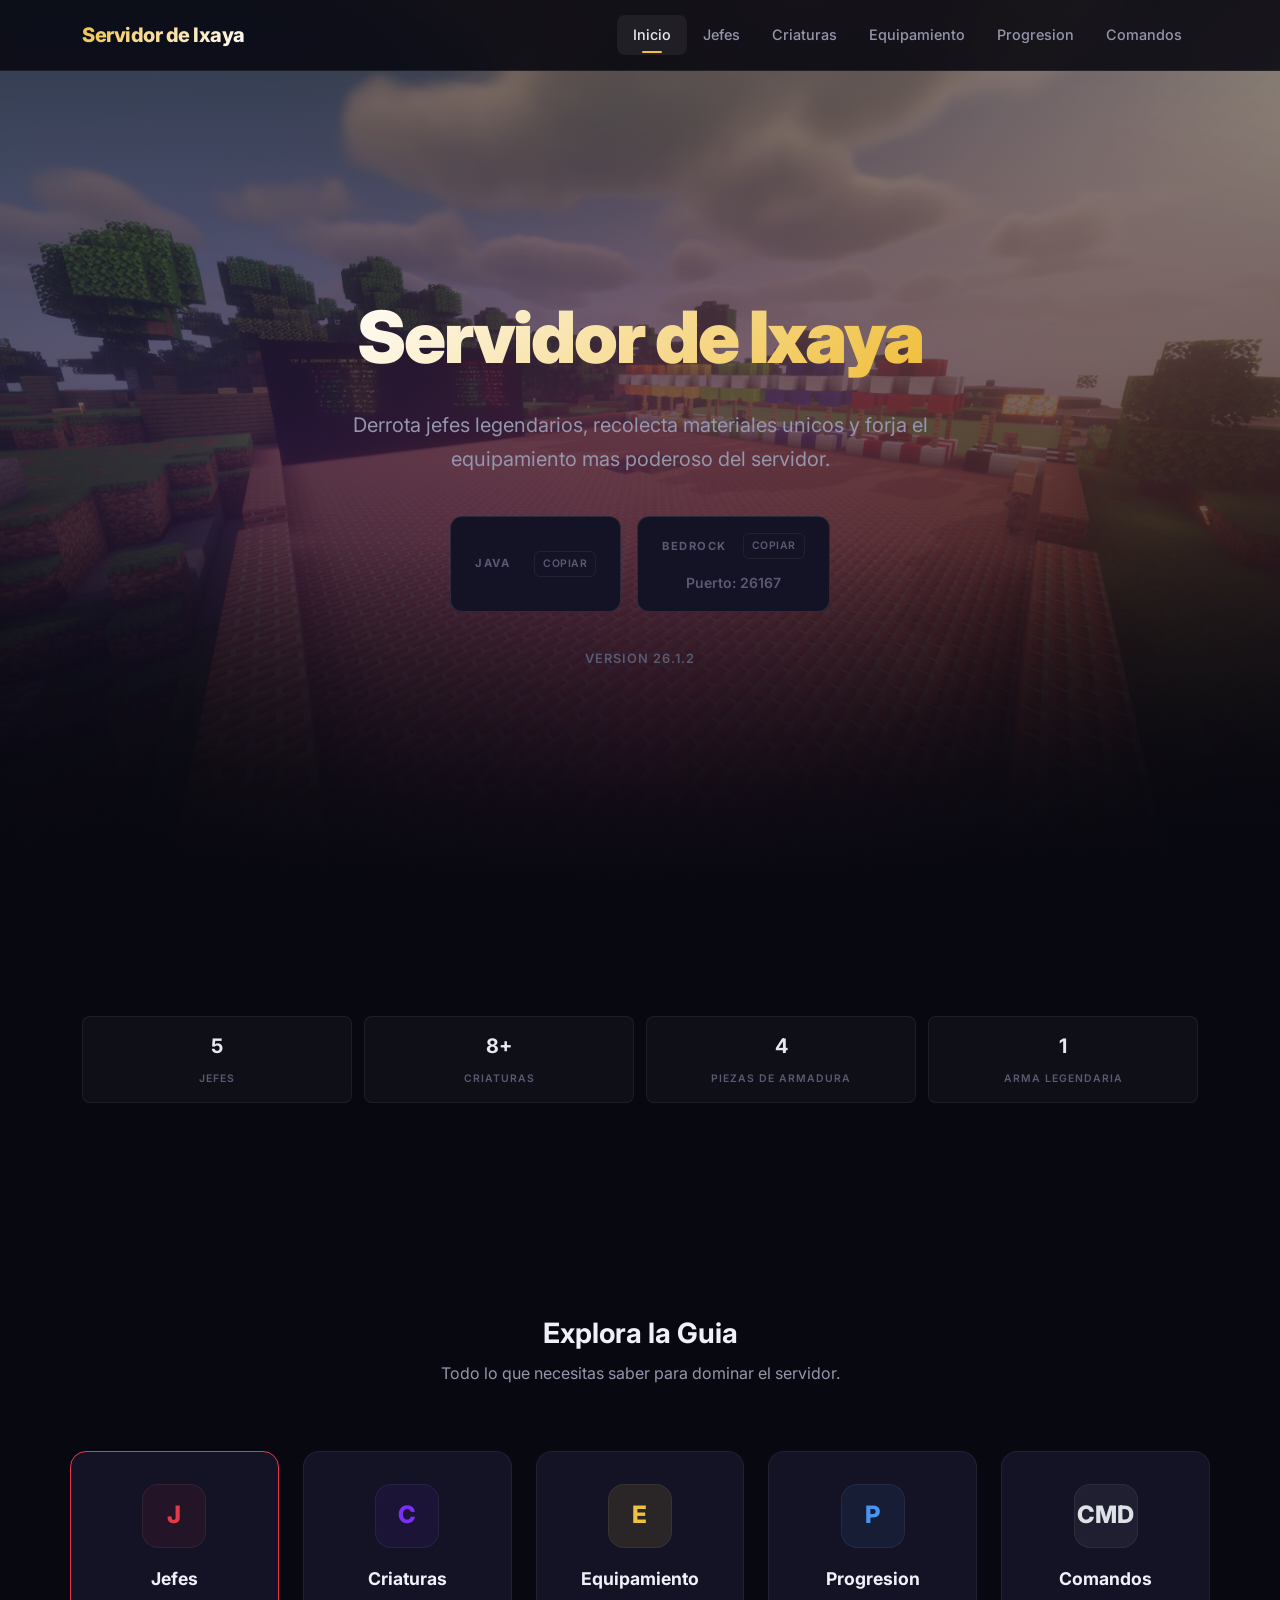
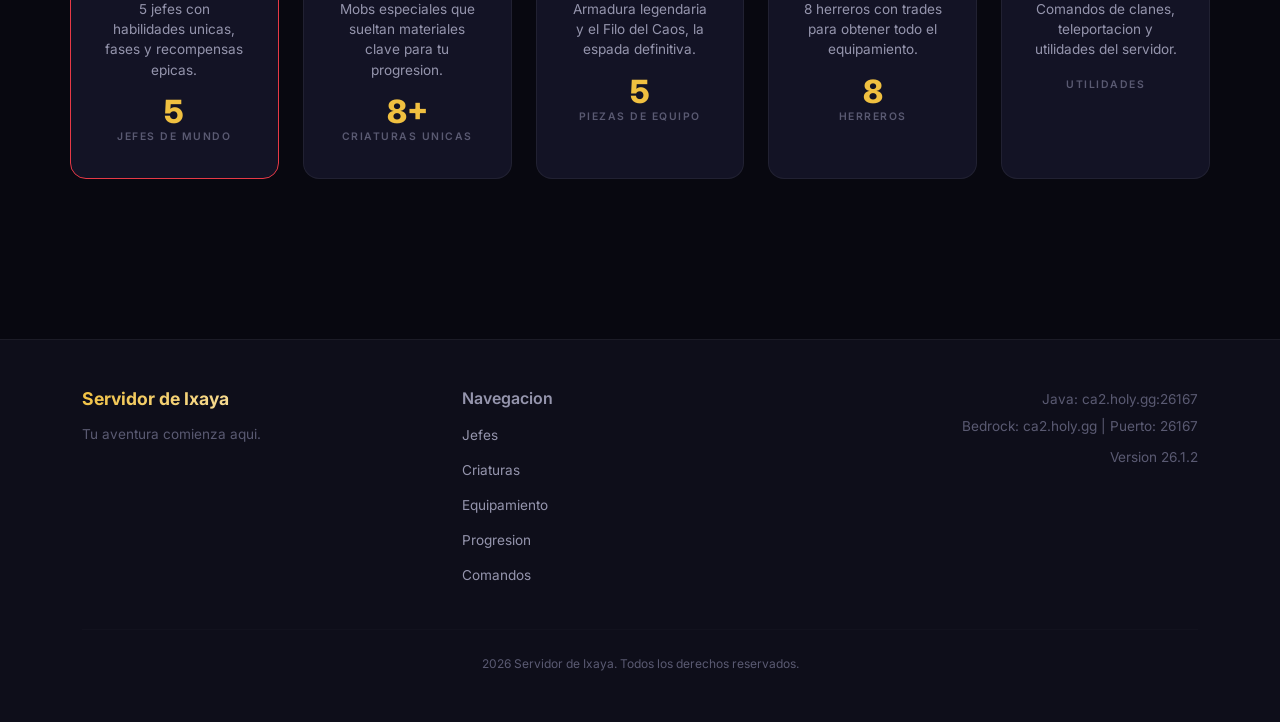
<file: index.html>
<!DOCTYPE html>
<html lang="es">
<head>
  <meta charset="UTF-8">
  <meta name="viewport" content="width=device-width, initial-scale=1.0">
  <title>Inicio - Servidor de Ixaya</title>
  <meta name="description" content="Servidor de Ixaya. Derrota jefes legendarios y forja equipamiento increible.">
  <link href="https://cdn.jsdelivr.net/npm/bootstrap@5.3.3/dist/css/bootstrap.min.css" rel="stylesheet">
  <link href="https://fonts.googleapis.com/css2?family=Inter:wght@300;400;500;600;700;800;900&display=swap" rel="stylesheet">
  <link href="css/styles.css" rel="stylesheet">
</head>
<body>

<nav class="navbar navbar-expand-lg navbar-dark fixed-top" id="main-navbar">
  <div class="container">
    <a class="navbar-brand" href="index.html">Servidor de Ixaya</a>
    <button class="navbar-toggler" type="button" data-bs-toggle="collapse" data-bs-target="#navbarNav" aria-controls="navbarNav" aria-expanded="false" aria-label="Toggle navigation">
      <span class="navbar-toggler-icon"></span>
    </button>
    <div class="collapse navbar-collapse" id="navbarNav">
      <ul class="navbar-nav ms-auto">
        <li class="nav-item"><a class="nav-link" href="index.html">Inicio</a></li>
        <li class="nav-item"><a class="nav-link" href="bosses.html">Jefes</a></li>
        <li class="nav-item"><a class="nav-link" href="mobs.html">Criaturas</a></li>
        <li class="nav-item"><a class="nav-link" href="equipment.html">Equipamiento</a></li>
        <li class="nav-item"><a class="nav-link" href="progression.html">Progresion</a></li>
        <li class="nav-item"><a class="nav-link" href="commands.html">Comandos</a></li>
      </ul>
    </div>
  </div>
</nav>

<section class="hero">
  <div class="hero-content">
    <h1 class="hero-title">Servidor de Ixaya</h1>
    <p class="hero-subtitle">Derrota jefes legendarios, recolecta materiales unicos y forja el equipamiento mas poderoso del servidor.</p>
    
    <div class="d-flex flex-wrap justify-content-center gap-3">
      <div class="ip-display">
        <span class="ip-label">JAVA</span>
        <span class="ip-value"></span>
        <span class="ip-copy">Copiar</span>
      </div>
      <div class="ip-display flex-column align-items-center">
        <div class="d-flex align-items-center gap-2">
            <span class="ip-label">BEDROCK</span>
            <span class="ip-value"></span>
            <span class="ip-copy">Copiar</span>
        </div>
        <small style="color: var(--text-muted); font-weight: 600;">Puerto: 26167</small>
      </div>
    </div>
    
    <p class="hero-version">VERSION 26.1.2</p>
  </div>
</section>

<section class="content-section bg-surface">
  <div class="container">
    <div class="stat-grid animate-on-scroll">
      <div class="stat-item">
        <span class="stat-value">5</span>
        <span class="stat-label">Jefes</span>
      </div>
      <div class="stat-item">
        <span class="stat-value">8+</span>
        <span class="stat-label">Criaturas</span>
      </div>
      <div class="stat-item">
        <span class="stat-value">4</span>
        <span class="stat-label">Piezas de Armadura</span>
      </div>
      <div class="stat-item">
        <span class="stat-value">1</span>
        <span class="stat-label">Arma Legendaria</span>
      </div>
    </div>
  </div>
</section>

<section class="content-section container">
  <h2 class="section-title text-center">Explora la Guia</h2>
  <p class="section-subtitle text-center">Todo lo que necesitas saber para dominar el servidor.</p>
  
  <div class="row g-4 mt-2 justify-content-center">
    <div class="col-md-4 col-lg animate-on-scroll delay-1">
      <a href="bosses.html" class="nav-card" style="border-color: var(--rey-primary);">
        <div class="nav-card-icon" style="background: var(--rey-bg); color: var(--rey-primary);">J</div>
        <h3 class="nav-card-title">Jefes</h3>
        <p class="nav-card-desc">5 jefes con habilidades unicas, fases y recompensas epicas.</p>
        <div class="nav-card-count">5</div>
        <div class="nav-card-count-label">Jefes de mundo</div>
      </a>
    </div>
    <div class="col-md-4 col-lg animate-on-scroll delay-2">
      <a href="mobs.html" class="nav-card">
        <div class="nav-card-icon" style="background: var(--vacio-bg); color: var(--vacio-primary);">C</div>
        <h3 class="nav-card-title">Criaturas</h3>
        <p class="nav-card-desc">Mobs especiales que sueltan materiales clave para tu progresion.</p>
        <div class="nav-card-count">8+</div>
        <div class="nav-card-count-label">Criaturas unicas</div>
      </a>
    </div>
    <div class="col-md-4 col-lg animate-on-scroll delay-3">
      <a href="equipment.html" class="nav-card">
        <div class="nav-card-icon" style="background: rgba(240, 192, 64, 0.1); color: var(--gold);">E</div>
        <h3 class="nav-card-title">Equipamiento</h3>
        <p class="nav-card-desc">Armadura legendaria y el Filo del Caos, la espada definitiva.</p>
        <div class="nav-card-count">5</div>
        <div class="nav-card-count-label">Piezas de equipo</div>
      </a>
    </div>
    <div class="col-md-6 col-lg animate-on-scroll delay-4">
      <a href="progression.html" class="nav-card">
        <div class="nav-card-icon" style="background: var(--franco-bg); color: var(--franco-primary);">P</div>
        <h3 class="nav-card-title">Progresion</h3>
        <p class="nav-card-desc">8 herreros con trades para obtener todo el equipamiento.</p>
        <div class="nav-card-count">8</div>
        <div class="nav-card-count-label">Herreros</div>
      </a>
    </div>
    <div class="col-md-6 col-lg animate-on-scroll delay-5">
      <a href="commands.html" class="nav-card">
        <div class="nav-card-icon" style="background: var(--sombra-bg); color: var(--sombra-secondary);">CMD</div>
        <h3 class="nav-card-title">Comandos</h3>
        <p class="nav-card-desc">Comandos de clanes, teleportacion y utilidades del servidor.</p>
        <div class="nav-card-count"></div>
        <div class="nav-card-count-label">Utilidades</div>
      </a>
    </div>
  </div>
</section>

<footer class="site-footer">
  <div class="container">
    <div class="row">
      <div class="col-md-4">
        <h5 class="footer-title">Servidor de Ixaya</h5>
        <p class="footer-text">Tu aventura comienza aqui.</p>
      </div>
      <div class="col-md-4">
        <h6 style="color: var(--text-secondary); font-weight: 600; margin-bottom: 0.75rem;">Navegacion</h6>
        <ul class="footer-links">
          <li><a href="bosses.html">Jefes</a></li>
          <li><a href="mobs.html">Criaturas</a></li>
          <li><a href="equipment.html">Equipamiento</a></li>
          <li><a href="progression.html">Progresion</a></li>
          <li><a href="commands.html">Comandos</a></li>
        </ul>
      </div>
      <div class="col-md-4 text-md-end">
        <p class="footer-text">Java: ca2.holy.gg:26167</p>
        <p class="footer-text">Bedrock: ca2.holy.gg | Puerto: 26167</p>
        <p class="footer-text" style="margin-top: 0.5rem;">Version 26.1.2</p>
      </div>
    </div>
    <hr class="footer-divider">
    <p class="footer-bottom text-center">2026 Servidor de Ixaya. Todos los derechos reservados.</p>
  </div>
</footer>
<script src="https://cdn.jsdelivr.net/npm/bootstrap@5.3.3/dist/js/bootstrap.bundle.min.js"></script>
<script src="js/main.js"></script>
</body>
</html>
</file>
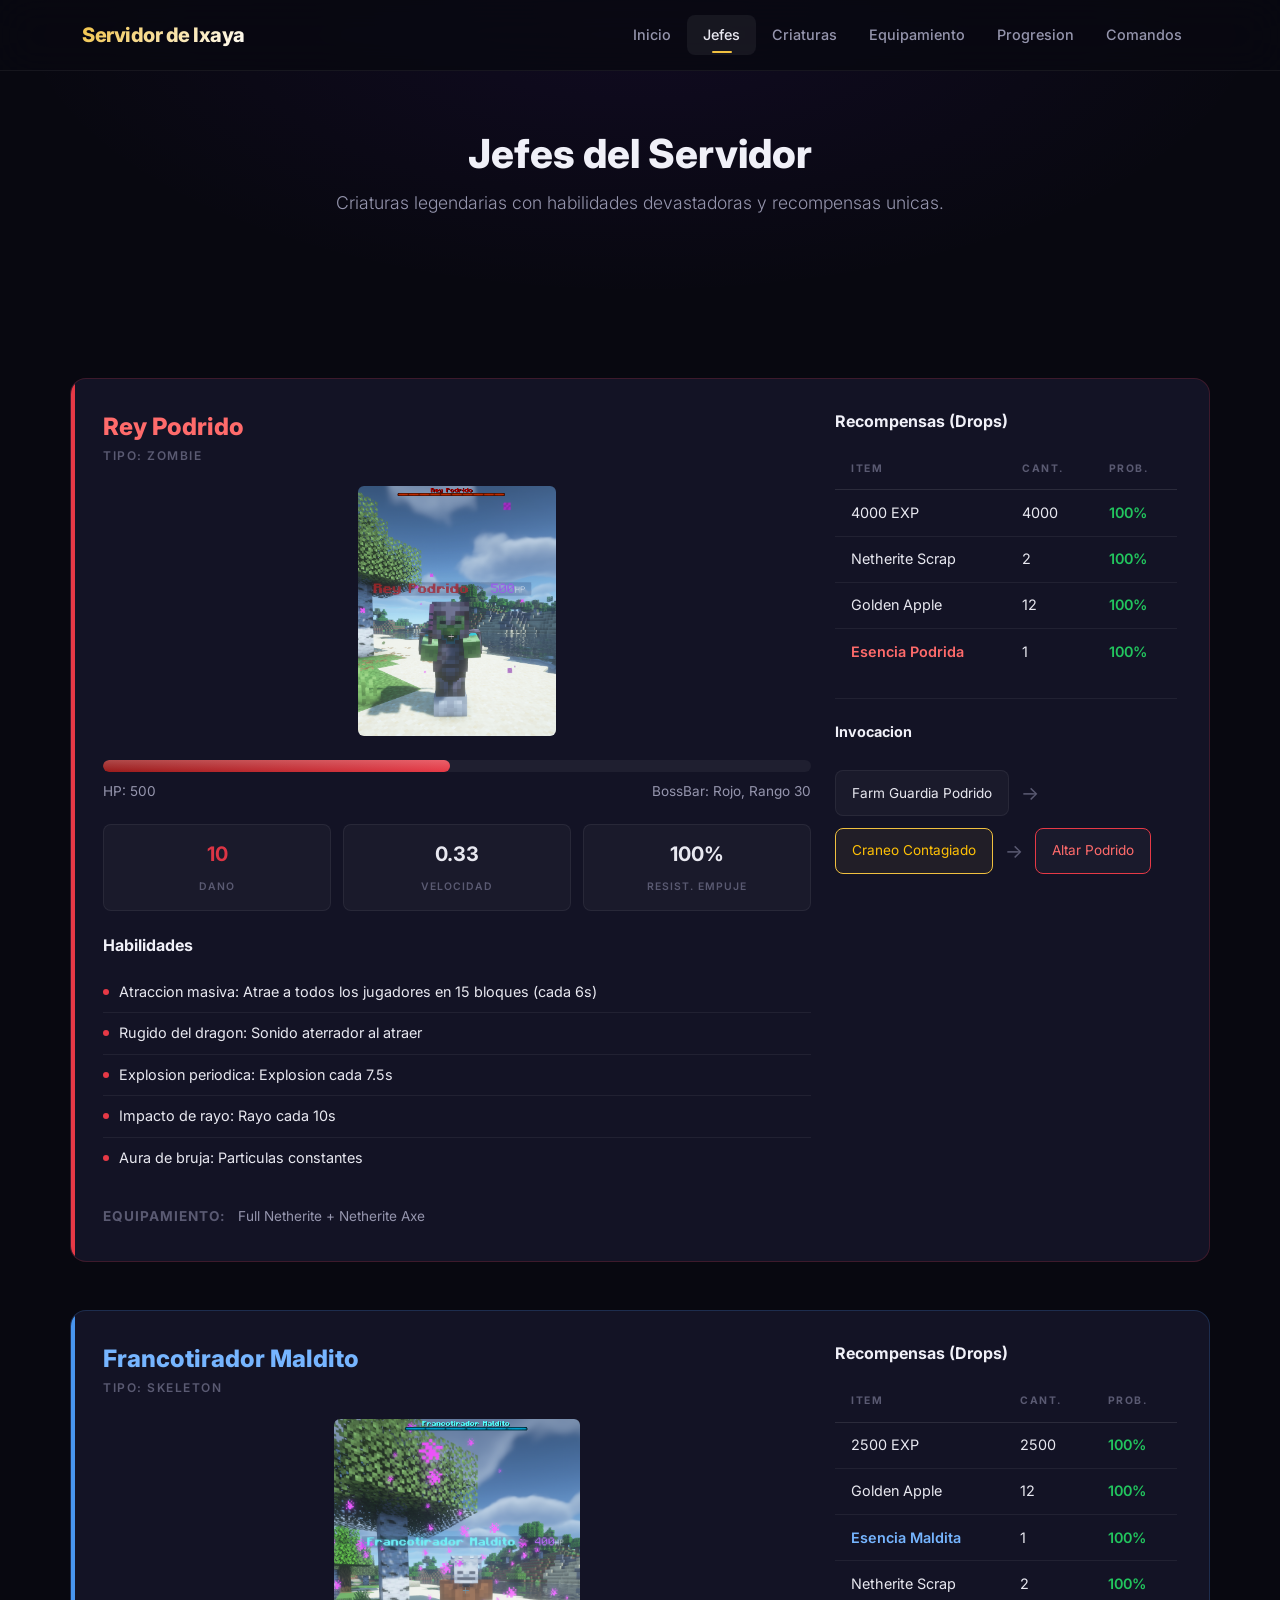
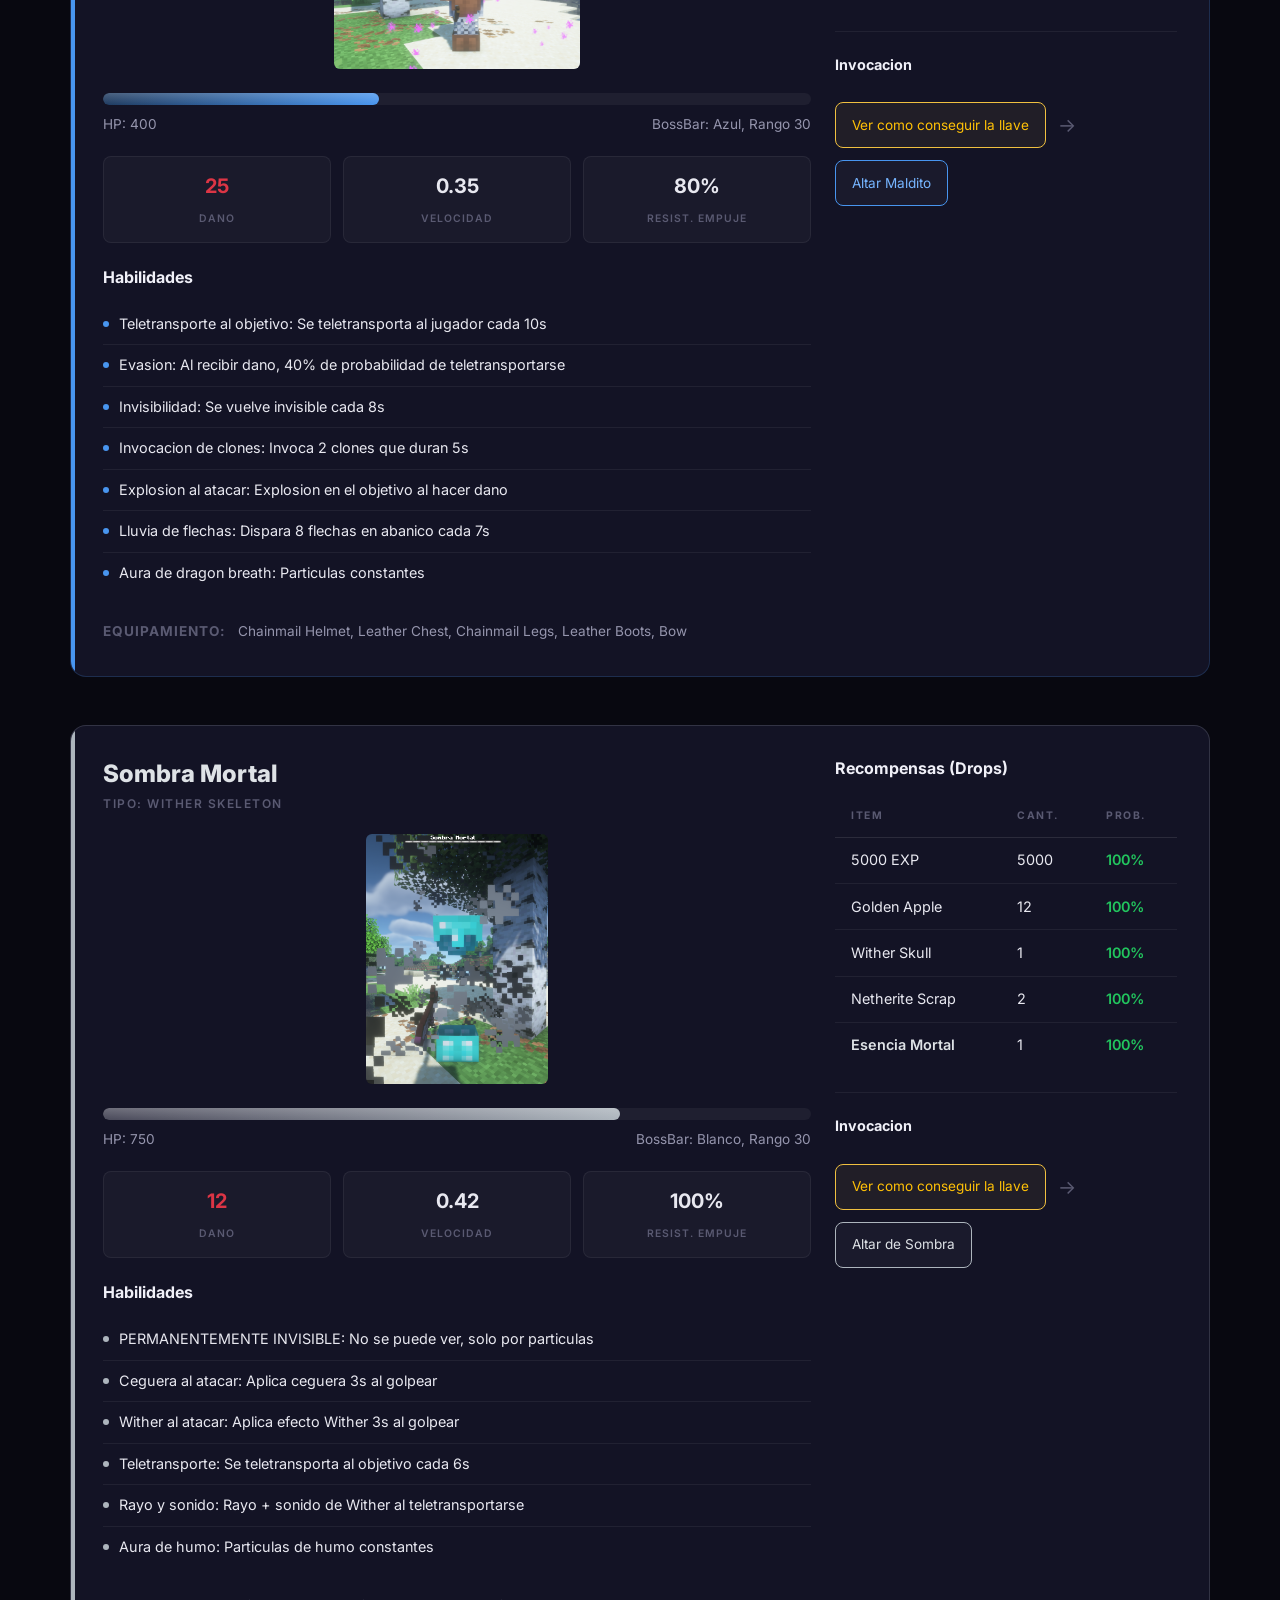
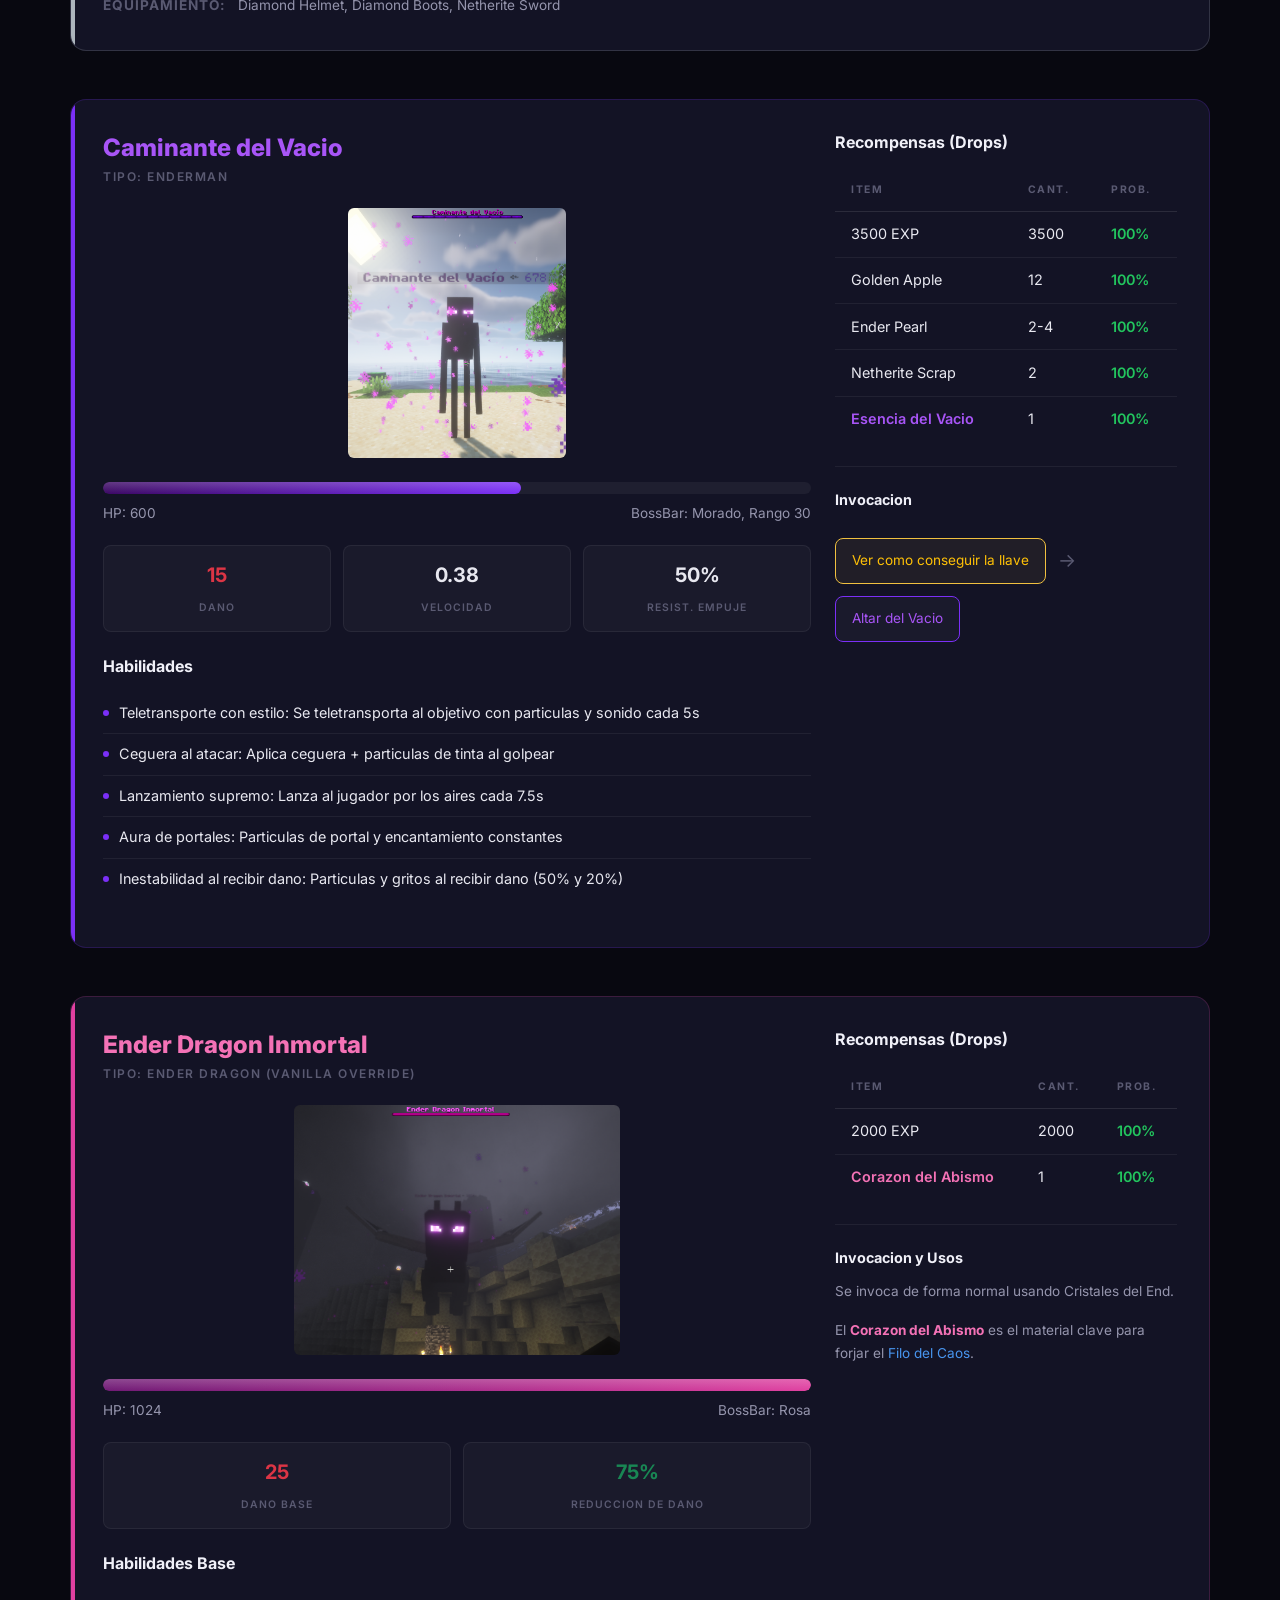
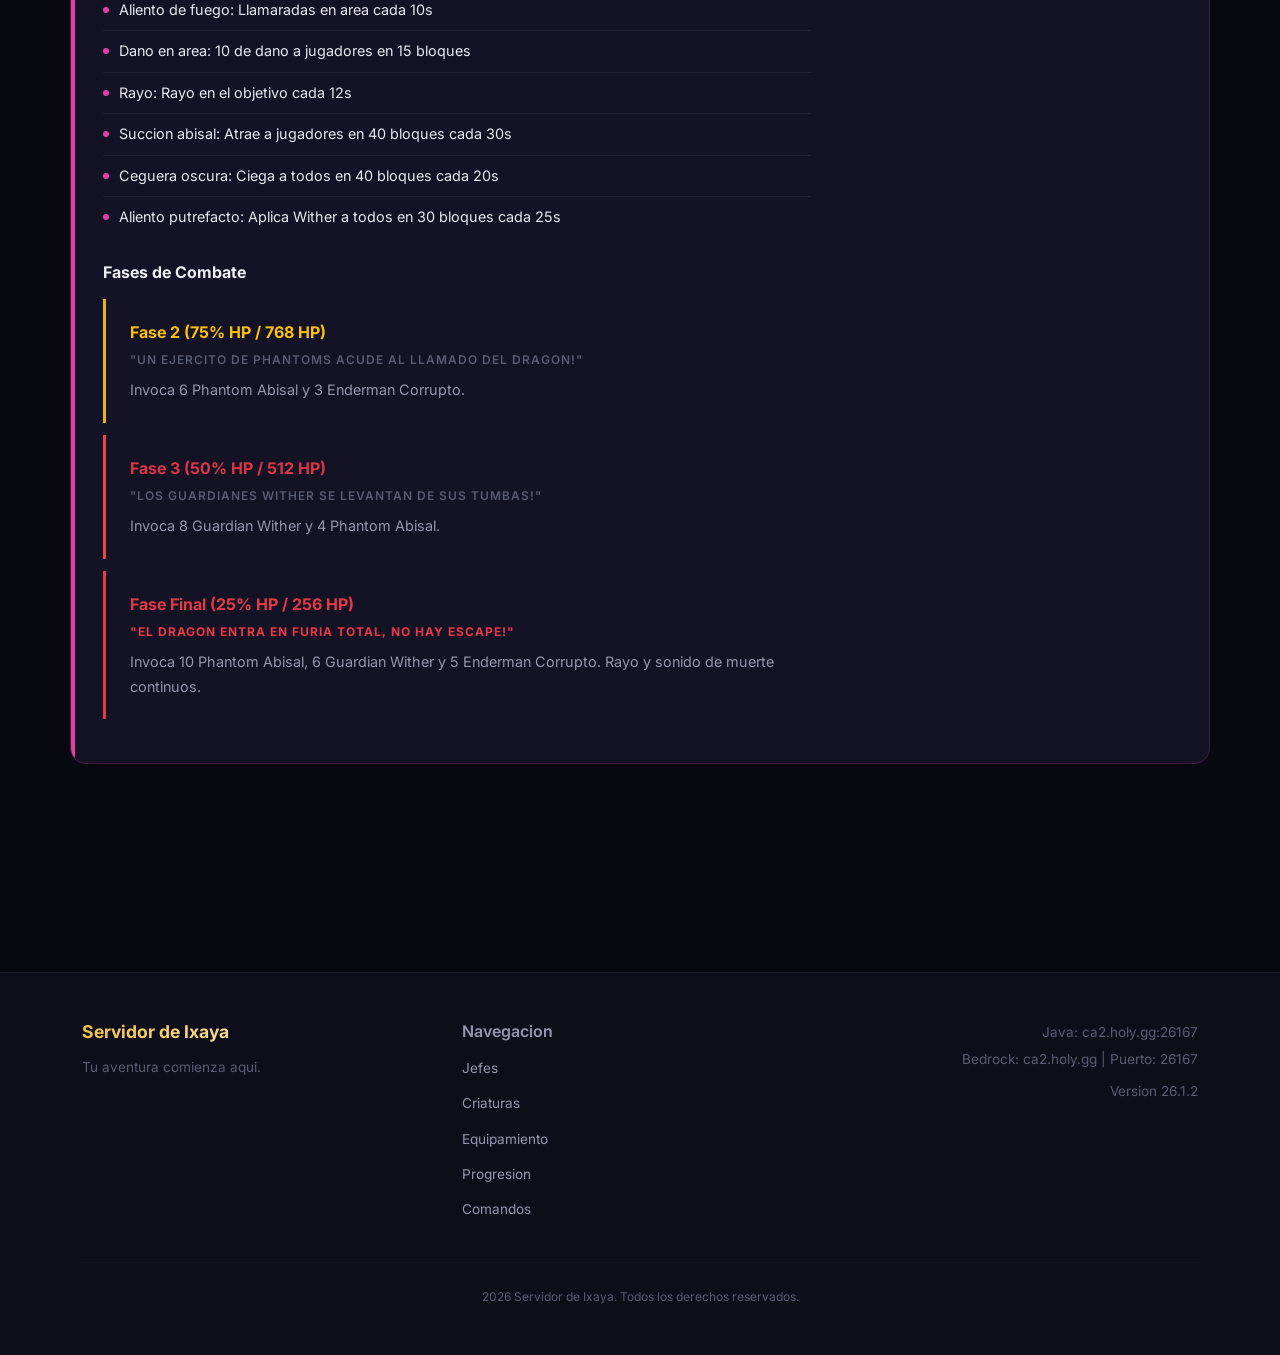
<file: bosses.html>
<!DOCTYPE html>
<html lang="es">
<head>
  <meta charset="UTF-8">
  <meta name="viewport" content="width=device-width, initial-scale=1.0">
  <title>Jefes - Servidor de Ixaya</title>
  <meta name="description" content="Criaturas legendarias con habilidades devastadoras y recompensas unicas.">
  <link href="https://cdn.jsdelivr.net/npm/bootstrap@5.3.3/dist/css/bootstrap.min.css" rel="stylesheet">
  <link href="https://fonts.googleapis.com/css2?family=Inter:wght@300;400;500;600;700;800;900&display=swap" rel="stylesheet">
  <link href="css/styles.css" rel="stylesheet">
</head>
<body>

<nav class="navbar navbar-expand-lg navbar-dark fixed-top" id="main-navbar">
  <div class="container">
    <a class="navbar-brand" href="index.html">Servidor de Ixaya</a>
    <button class="navbar-toggler" type="button" data-bs-toggle="collapse" data-bs-target="#navbarNav" aria-controls="navbarNav" aria-expanded="false" aria-label="Toggle navigation">
      <span class="navbar-toggler-icon"></span>
    </button>
    <div class="collapse navbar-collapse" id="navbarNav">
      <ul class="navbar-nav ms-auto">
        <li class="nav-item"><a class="nav-link" href="index.html">Inicio</a></li>
        <li class="nav-item"><a class="nav-link" href="bosses.html">Jefes</a></li>
        <li class="nav-item"><a class="nav-link" href="mobs.html">Criaturas</a></li>
        <li class="nav-item"><a class="nav-link" href="equipment.html">Equipamiento</a></li>
        <li class="nav-item"><a class="nav-link" href="progression.html">Progresion</a></li>
        <li class="nav-item"><a class="nav-link" href="commands.html">Comandos</a></li>
      </ul>
    </div>
  </div>
</nav>

<header class="page-header">
  <div class="container">
    <h1>Jefes del Servidor</h1>
    <p class="lead">Criaturas legendarias con habilidades devastadoras y recompensas unicas.</p>
  </div>
</header>

<section class="content-section container">

  <!-- REY PODRIDO -->
  <div class="boss-card rey animate-on-scroll mb-5" id="rey-podrido">
    <div class="row">
      <div class="col-lg-8">
        <h2 class="boss-name">Rey Podrido</h2>
        <div class="boss-type">TIPO: ZOMBIE</div>
        <div class="text-center mb-4"><img src="img/rey-podrido.png" alt="Rey Podrido" class="img-fluid rounded" style="max-height: 250px; object-fit: contain;"></div>
        
        <div class="health-bar-container">
          <div class="health-bar rey" data-width="49"></div>
        </div>
        <div class="health-text">
          <span>HP: 500</span>
          <span>BossBar: Rojo, Rango 30</span>
        </div>

        <div class="stat-grid">
          <div class="stat-item">
            <span class="stat-value text-danger">10</span>
            <span class="stat-label">Dano</span>
          </div>
          <div class="stat-item">
            <span class="stat-value">0.33</span>
            <span class="stat-label">Velocidad</span>
          </div>
          <div class="stat-item">
            <span class="stat-value">100%</span>
            <span class="stat-label">Resist. Empuje</span>
          </div>
        </div>

        <h4 class="mt-4 mb-3" style="font-size: 1rem; font-weight: 700;">Habilidades</h4>
        <ul class="skill-list">
          <li><span class="skill-icon"></span> Atraccion masiva: Atrae a todos los jugadores en 15 bloques (cada 6s)</li>
          <li><span class="skill-icon"></span> Rugido del dragon: Sonido aterrador al atraer</li>
          <li><span class="skill-icon"></span> Explosion periodica: Explosion cada 7.5s</li>
          <li><span class="skill-icon"></span> Impacto de rayo: Rayo cada 10s</li>
          <li><span class="skill-icon"></span> Aura de bruja: Particulas constantes</li>
        </ul>
        
        <div class="mt-4">
            <span style="font-size: 0.85rem; color: var(--text-muted); text-transform: uppercase; letter-spacing: 1px; font-weight: 700;">Equipamiento:</span>
            <span style="font-size: 0.85rem; color: var(--text-secondary); margin-left: 0.5rem;">Full Netherite + Netherite Axe</span>
        </div>
      </div>
      
      <div class="col-lg-4 mt-4 mt-lg-0">
        <h4 style="font-size: 1rem; font-weight: 700; margin-bottom: 1rem;">Recompensas (Drops)</h4>
        <div class="table-responsive">
          <table class="drop-table">
            <thead>
              <tr>
                <th>Item</th>
                <th>Cant.</th>
                <th>Prob.</th>
              </tr>
            </thead>
            <tbody>
              <tr>
                <td>4000 EXP</td>
                <td>4000</td>
                <td class="drop-chance guaranteed">100%</td>
              </tr>
              <tr>
                <td>Netherite Scrap</td>
                <td>2</td>
                <td class="drop-chance guaranteed">100%</td>
              </tr>
              <tr>
                <td>Golden Apple</td>
                <td>12</td>
                <td class="drop-chance guaranteed">100%</td>
              </tr>
              <tr>
                <td style="color: var(--rey-secondary); font-weight: 600;">Esencia Podrida</td>
                <td>1</td>
                <td class="drop-chance guaranteed">100%</td>
              </tr>
            </tbody>
          </table>
        </div>
        
        <div class="mt-4 pt-4 border-top" style="border-color: var(--border-subtle) !important;">
          <h4 style="font-size: 0.9rem; font-weight: 700; margin-bottom: 0.75rem;">Invocacion</h4>
          <div class="invocation-flow">
            <div class="invocation-step">Farm Guardia Podrido</div>
            <div class="invocation-arrow">-></div>
            <div class="invocation-step highlight"><a href="progression.html#herrero-4" class="text-warning text-decoration-none">Craneo Contagiado</a></div>
            <div class="invocation-arrow">-></div>
            <div class="invocation-step" style="border-color: var(--rey-primary); color: var(--rey-secondary);">Altar Podrido</div>
          </div>
        </div>
      </div>
    </div>
  </div>

  <!-- FRANCOTIRADOR MALDITO -->
  <div class="boss-card franco animate-on-scroll mb-5" id="francotirador">
    <div class="row">
      <div class="col-lg-8">
        <h2 class="boss-name">Francotirador Maldito</h2>
        <div class="boss-type">TIPO: SKELETON</div>
        <div class="text-center mb-4"><img src="img/francotirador.png" alt="Francotirador Maldito" class="img-fluid rounded" style="max-height: 250px; object-fit: contain;"></div>
        
        <div class="health-bar-container">
          <div class="health-bar franco" data-width="39"></div>
        </div>
        <div class="health-text">
          <span>HP: 400</span>
          <span>BossBar: Azul, Rango 30</span>
        </div>

        <div class="stat-grid">
          <div class="stat-item">
            <span class="stat-value text-danger">25</span>
            <span class="stat-label">Dano</span>
          </div>
          <div class="stat-item">
            <span class="stat-value">0.35</span>
            <span class="stat-label">Velocidad</span>
          </div>
          <div class="stat-item">
            <span class="stat-value">80%</span>
            <span class="stat-label">Resist. Empuje</span>
          </div>
        </div>

        <h4 class="mt-4 mb-3" style="font-size: 1rem; font-weight: 700;">Habilidades</h4>
        <ul class="skill-list">
          <li><span class="skill-icon"></span> Teletransporte al objetivo: Se teletransporta al jugador cada 10s</li>
          <li><span class="skill-icon"></span> Evasion: Al recibir dano, 40% de probabilidad de teletransportarse</li>
          <li><span class="skill-icon"></span> Invisibilidad: Se vuelve invisible cada 8s</li>
          <li><span class="skill-icon"></span> Invocacion de clones: Invoca 2 clones que duran 5s</li>
          <li><span class="skill-icon"></span> Explosion al atacar: Explosion en el objetivo al hacer dano</li>
          <li><span class="skill-icon"></span> Lluvia de flechas: Dispara 8 flechas en abanico cada 7s</li>
          <li><span class="skill-icon"></span> Aura de dragon breath: Particulas constantes</li>
        </ul>
        
        <div class="mt-4">
            <span style="font-size: 0.85rem; color: var(--text-muted); text-transform: uppercase; letter-spacing: 1px; font-weight: 700;">Equipamiento:</span>
            <span style="font-size: 0.85rem; color: var(--text-secondary); margin-left: 0.5rem;">Chainmail Helmet, Leather Chest, Chainmail Legs, Leather Boots, Bow</span>
        </div>
      </div>
      
      <div class="col-lg-4 mt-4 mt-lg-0">
        <h4 style="font-size: 1rem; font-weight: 700; margin-bottom: 1rem;">Recompensas (Drops)</h4>
        <div class="table-responsive">
          <table class="drop-table">
            <thead>
              <tr>
                <th>Item</th>
                <th>Cant.</th>
                <th>Prob.</th>
              </tr>
            </thead>
            <tbody>
              <tr>
                <td>2500 EXP</td>
                <td>2500</td>
                <td class="drop-chance guaranteed">100%</td>
              </tr>
              <tr>
                <td>Golden Apple</td>
                <td>12</td>
                <td class="drop-chance guaranteed">100%</td>
              </tr>
              <tr>
                <td style="color: var(--franco-secondary); font-weight: 600;">Esencia Maldita</td>
                <td>1</td>
                <td class="drop-chance guaranteed">100%</td>
              </tr>
              <tr>
                <td>Netherite Scrap</td>
                <td>2</td>
                <td class="drop-chance guaranteed">100%</td>
              </tr>
            </tbody>
          </table>
        </div>
        
        <div class="mt-4 pt-4 border-top" style="border-color: var(--border-subtle) !important;">
          <h4 style="font-size: 0.9rem; font-weight: 700; margin-bottom: 0.75rem;">Invocacion</h4>
          <div class="invocation-flow">
            <div class="invocation-step highlight"><a href="progression.html#herrero-3" class="text-warning text-decoration-none">Ver como conseguir la llave</a></div>
            <div class="invocation-arrow">-></div>
            <div class="invocation-step" style="border-color: var(--franco-primary); color: var(--franco-secondary);">Altar Maldito</div>
          </div>
        </div>
      </div>
    </div>
  </div>

  <!-- SOMBRA MORTAL -->
  <div class="boss-card sombra animate-on-scroll mb-5" id="sombra-mortal">
    <div class="row">
      <div class="col-lg-8">
        <h2 class="boss-name">Sombra Mortal</h2>
        <div class="boss-type">TIPO: WITHER SKELETON</div>
        <div class="text-center mb-4"><img src="img/sombra-mortal.png" alt="Sombra Mortal" class="img-fluid rounded" style="max-height: 250px; object-fit: contain;"></div>
        
        <div class="health-bar-container">
          <div class="health-bar sombra" data-width="73"></div>
        </div>
        <div class="health-text">
          <span>HP: 750</span>
          <span>BossBar: Blanco, Rango 30</span>
        </div>

        <div class="stat-grid">
          <div class="stat-item">
            <span class="stat-value text-danger">12</span>
            <span class="stat-label">Dano</span>
          </div>
          <div class="stat-item">
            <span class="stat-value">0.42</span>
            <span class="stat-label">Velocidad</span>
          </div>
          <div class="stat-item">
            <span class="stat-value">100%</span>
            <span class="stat-label">Resist. Empuje</span>
          </div>
        </div>

        <h4 class="mt-4 mb-3" style="font-size: 1rem; font-weight: 700;">Habilidades</h4>
        <ul class="skill-list">
          <li><span class="skill-icon"></span> PERMANENTEMENTE INVISIBLE: No se puede ver, solo por particulas</li>
          <li><span class="skill-icon"></span> Ceguera al atacar: Aplica ceguera 3s al golpear</li>
          <li><span class="skill-icon"></span> Wither al atacar: Aplica efecto Wither 3s al golpear</li>
          <li><span class="skill-icon"></span> Teletransporte: Se teletransporta al objetivo cada 6s</li>
          <li><span class="skill-icon"></span> Rayo y sonido: Rayo + sonido de Wither al teletransportarse</li>
          <li><span class="skill-icon"></span> Aura de humo: Particulas de humo constantes</li>
        </ul>
        
        <div class="mt-4">
            <span style="font-size: 0.85rem; color: var(--text-muted); text-transform: uppercase; letter-spacing: 1px; font-weight: 700;">Equipamiento:</span>
            <span style="font-size: 0.85rem; color: var(--text-secondary); margin-left: 0.5rem;">Diamond Helmet, Diamond Boots, Netherite Sword</span>
        </div>
      </div>
      
      <div class="col-lg-4 mt-4 mt-lg-0">
        <h4 style="font-size: 1rem; font-weight: 700; margin-bottom: 1rem;">Recompensas (Drops)</h4>
        <div class="table-responsive">
          <table class="drop-table">
            <thead>
              <tr>
                <th>Item</th>
                <th>Cant.</th>
                <th>Prob.</th>
              </tr>
            </thead>
            <tbody>
              <tr>
                <td>5000 EXP</td>
                <td>5000</td>
                <td class="drop-chance guaranteed">100%</td>
              </tr>
              <tr>
                <td>Golden Apple</td>
                <td>12</td>
                <td class="drop-chance guaranteed">100%</td>
              </tr>
              <tr>
                <td>Wither Skull</td>
                <td>1</td>
                <td class="drop-chance guaranteed">100%</td>
              </tr>
              <tr>
                <td>Netherite Scrap</td>
                <td>2</td>
                <td class="drop-chance guaranteed">100%</td>
              </tr>
              <tr>
                <td style="color: var(--sombra-secondary); font-weight: 600;">Esencia Mortal</td>
                <td>1</td>
                <td class="drop-chance guaranteed">100%</td>
              </tr>
            </tbody>
          </table>
        </div>
        
        <div class="mt-4 pt-4 border-top" style="border-color: var(--border-subtle) !important;">
          <h4 style="font-size: 0.9rem; font-weight: 700; margin-bottom: 0.75rem;">Invocacion</h4>
          <div class="invocation-flow">
            <div class="invocation-step highlight"><a href="progression.html#herrero-2" class="text-warning text-decoration-none">Ver como conseguir la llave</a></div>
            <div class="invocation-arrow">-></div>
            <div class="invocation-step" style="border-color: var(--sombra-primary); color: var(--sombra-secondary);">Altar de Sombra</div>
          </div>
        </div>
      </div>
    </div>
  </div>

  <!-- CAMINANTE DEL VACIO -->
  <div class="boss-card vacio animate-on-scroll mb-5" id="caminante-vacio">
    <div class="row">
      <div class="col-lg-8">
        <h2 class="boss-name">Caminante del Vacio</h2>
        <div class="boss-type">TIPO: ENDERMAN</div>
        <div class="text-center mb-4"><img src="img/caminante-vacio.png" alt="Caminante del Vacio" class="img-fluid rounded" style="max-height: 250px; object-fit: contain;"></div>
        
        <div class="health-bar-container">
          <div class="health-bar vacio" data-width="59"></div>
        </div>
        <div class="health-text">
          <span>HP: 600</span>
          <span>BossBar: Morado, Rango 30</span>
        </div>

        <div class="stat-grid">
          <div class="stat-item">
            <span class="stat-value text-danger">15</span>
            <span class="stat-label">Dano</span>
          </div>
          <div class="stat-item">
            <span class="stat-value">0.38</span>
            <span class="stat-label">Velocidad</span>
          </div>
          <div class="stat-item">
            <span class="stat-value">50%</span>
            <span class="stat-label">Resist. Empuje</span>
          </div>
        </div>

        <h4 class="mt-4 mb-3" style="font-size: 1rem; font-weight: 700;">Habilidades</h4>
        <ul class="skill-list">
          <li><span class="skill-icon"></span> Teletransporte con estilo: Se teletransporta al objetivo con particulas y sonido cada 5s</li>
          <li><span class="skill-icon"></span> Ceguera al atacar: Aplica ceguera + particulas de tinta al golpear</li>
          <li><span class="skill-icon"></span> Lanzamiento supremo: Lanza al jugador por los aires cada 7.5s</li>
          <li><span class="skill-icon"></span> Aura de portales: Particulas de portal y encantamiento constantes</li>
          <li><span class="skill-icon"></span> Inestabilidad al recibir dano: Particulas y gritos al recibir dano (50% y 20%)</li>
        </ul>
      </div>
      
      <div class="col-lg-4 mt-4 mt-lg-0">
        <h4 style="font-size: 1rem; font-weight: 700; margin-bottom: 1rem;">Recompensas (Drops)</h4>
        <div class="table-responsive">
          <table class="drop-table">
            <thead>
              <tr>
                <th>Item</th>
                <th>Cant.</th>
                <th>Prob.</th>
              </tr>
            </thead>
            <tbody>
              <tr>
                <td>3500 EXP</td>
                <td>3500</td>
                <td class="drop-chance guaranteed">100%</td>
              </tr>
              <tr>
                <td>Golden Apple</td>
                <td>12</td>
                <td class="drop-chance guaranteed">100%</td>
              </tr>
              <tr>
                <td>Ender Pearl</td>
                <td>2-4</td>
                <td class="drop-chance guaranteed">100%</td>
              </tr>
              <tr>
                <td>Netherite Scrap</td>
                <td>2</td>
                <td class="drop-chance guaranteed">100%</td>
              </tr>
              <tr>
                <td style="color: var(--vacio-secondary); font-weight: 600;">Esencia del Vacio</td>
                <td>1</td>
                <td class="drop-chance guaranteed">100%</td>
              </tr>
            </tbody>
          </table>
        </div>
        
        <div class="mt-4 pt-4 border-top" style="border-color: var(--border-subtle) !important;">
          <h4 style="font-size: 0.9rem; font-weight: 700; margin-bottom: 0.75rem;">Invocacion</h4>
          <div class="invocation-flow">
            <div class="invocation-step highlight"><a href="progression.html#herrero-5" class="text-warning text-decoration-none">Ver como conseguir la llave</a></div>
            <div class="invocation-arrow">-></div>
            <div class="invocation-step" style="border-color: var(--vacio-primary); color: var(--vacio-secondary);">Altar del Vacio</div>
          </div>
        </div>
      </div>
    </div>
  </div>

  <!-- ENDER DRAGON INMORTAL -->
  <div class="boss-card dragon animate-on-scroll mb-5" id="ender-dragon">
    <div class="row">
      <div class="col-lg-8">
        <h2 class="boss-name">Ender Dragon Inmortal</h2>
        <div class="boss-type">TIPO: ENDER DRAGON (VANILLA OVERRIDE)</div>
        <div class="text-center mb-4"><img src="img/ender-dragon.png" alt="Ender Dragon Inmortal" class="img-fluid rounded" style="max-height: 250px; object-fit: contain;"></div>
        
        <div class="health-bar-container">
          <div class="health-bar dragon" data-width="100"></div>
        </div>
        <div class="health-text">
          <span>HP: 1024</span>
          <span>BossBar: Rosa</span>
        </div>

        <div class="stat-grid">
          <div class="stat-item">
            <span class="stat-value text-danger">25</span>
            <span class="stat-label">Dano Base</span>
          </div>
          <div class="stat-item">
            <span class="stat-value text-success">75%</span>
            <span class="stat-label">Reduccion de Dano</span>
          </div>
        </div>

        <h4 class="mt-4 mb-3" style="font-size: 1rem; font-weight: 700;">Habilidades Base</h4>
        <ul class="skill-list">
          <li><span class="skill-icon"></span> Aliento de fuego: Llamaradas en area cada 10s</li>
          <li><span class="skill-icon"></span> Dano en area: 10 de dano a jugadores en 15 bloques</li>
          <li><span class="skill-icon"></span> Rayo: Rayo en el objetivo cada 12s</li>
          <li><span class="skill-icon"></span> Succion abisal: Atrae a jugadores en 40 bloques cada 30s</li>
          <li><span class="skill-icon"></span> Ceguera oscura: Ciega a todos en 40 bloques cada 20s</li>
          <li><span class="skill-icon"></span> Aliento putrefacto: Aplica Wither a todos en 30 bloques cada 25s</li>
        </ul>

        <h4 class="mt-4 mb-3" style="font-size: 1rem; font-weight: 700;">Fases de Combate</h4>
        <div class="phase-card" style="border-color: var(--warning);">
          <div class="phase-name text-warning">Fase 2 (75% HP / 768 HP)</div>
          <div class="phase-trigger">"Un ejercito de Phantoms acude al llamado del Dragon!"</div>
          <div class="phase-desc">Invoca 6 Phantom Abisal y 3 Enderman Corrupto.</div>
        </div>
        <div class="phase-card" style="border-color: var(--danger);">
          <div class="phase-name text-danger">Fase 3 (50% HP / 512 HP)</div>
          <div class="phase-trigger">"Los Guardianes Wither se levantan de sus tumbas!"</div>
          <div class="phase-desc">Invoca 8 Guardian Wither y 4 Phantom Abisal.</div>
        </div>
        <div class="phase-card" style="border-color: var(--rey-primary);">
          <div class="phase-name" style="color: var(--rey-primary);">Fase Final (25% HP / 256 HP)</div>
          <div class="phase-trigger text-uppercase fw-bold" style="color: var(--rey-primary);">"EL DRAGON ENTRA EN FURIA TOTAL, NO HAY ESCAPE!"</div>
          <div class="phase-desc">Invoca 10 Phantom Abisal, 6 Guardian Wither y 5 Enderman Corrupto. Rayo y sonido de muerte continuos.</div>
        </div>

      </div>
      
      <div class="col-lg-4 mt-4 mt-lg-0">
        <h4 style="font-size: 1rem; font-weight: 700; margin-bottom: 1rem;">Recompensas (Drops)</h4>
        <div class="table-responsive">
          <table class="drop-table">
            <thead>
              <tr>
                <th>Item</th>
                <th>Cant.</th>
                <th>Prob.</th>
              </tr>
            </thead>
            <tbody>
              <tr>
                <td>2000 EXP</td>
                <td>2000</td>
                <td class="drop-chance guaranteed">100%</td>
              </tr>
              <tr>
                <td style="color: var(--dragon-secondary); font-weight: 600;">Corazon del Abismo</td>
                <td>1</td>
                <td class="drop-chance guaranteed">100%</td>
              </tr>
            </tbody>
          </table>
        </div>
        
        <div class="mt-4 pt-4 border-top" style="border-color: var(--border-subtle) !important;">
          <h4 style="font-size: 0.9rem; font-weight: 700; margin-bottom: 0.75rem;">Invocacion y Usos</h4>
          <p style="font-size: 0.85rem; color: var(--text-secondary);">Se invoca de forma normal usando Cristales del End.</p>
          <p style="font-size: 0.85rem; color: var(--text-secondary);">El <strong style="color: var(--dragon-secondary);">Corazon del Abismo</strong> es el material clave para forjar el <a href="equipment.html#filo-del-caos" class="text-decoration-none">Filo del Caos</a>.</p>
        </div>
      </div>
    </div>
  </div>

</section>

<footer class="site-footer">
  <div class="container">
    <div class="row">
      <div class="col-md-4">
        <h5 class="footer-title">Servidor de Ixaya</h5>
        <p class="footer-text">Tu aventura comienza aqui.</p>
      </div>
      <div class="col-md-4">
        <h6 style="color: var(--text-secondary); font-weight: 600; margin-bottom: 0.75rem;">Navegacion</h6>
        <ul class="footer-links">
          <li><a href="bosses.html">Jefes</a></li>
          <li><a href="mobs.html">Criaturas</a></li>
          <li><a href="equipment.html">Equipamiento</a></li>
          <li><a href="progression.html">Progresion</a></li>
          <li><a href="commands.html">Comandos</a></li>
        </ul>
      </div>
      <div class="col-md-4 text-md-end">
        <p class="footer-text">Java: ca2.holy.gg:26167</p>
        <p class="footer-text">Bedrock: ca2.holy.gg | Puerto: 26167</p>
        <p class="footer-text" style="margin-top: 0.5rem;">Version 26.1.2</p>
      </div>
    </div>
    <hr class="footer-divider">
    <p class="footer-bottom text-center">2026 Servidor de Ixaya. Todos los derechos reservados.</p>
  </div>
</footer>
<script src="https://cdn.jsdelivr.net/npm/bootstrap@5.3.3/dist/js/bootstrap.bundle.min.js"></script>
<script src="js/main.js"></script>
</body>
</html>
</file>
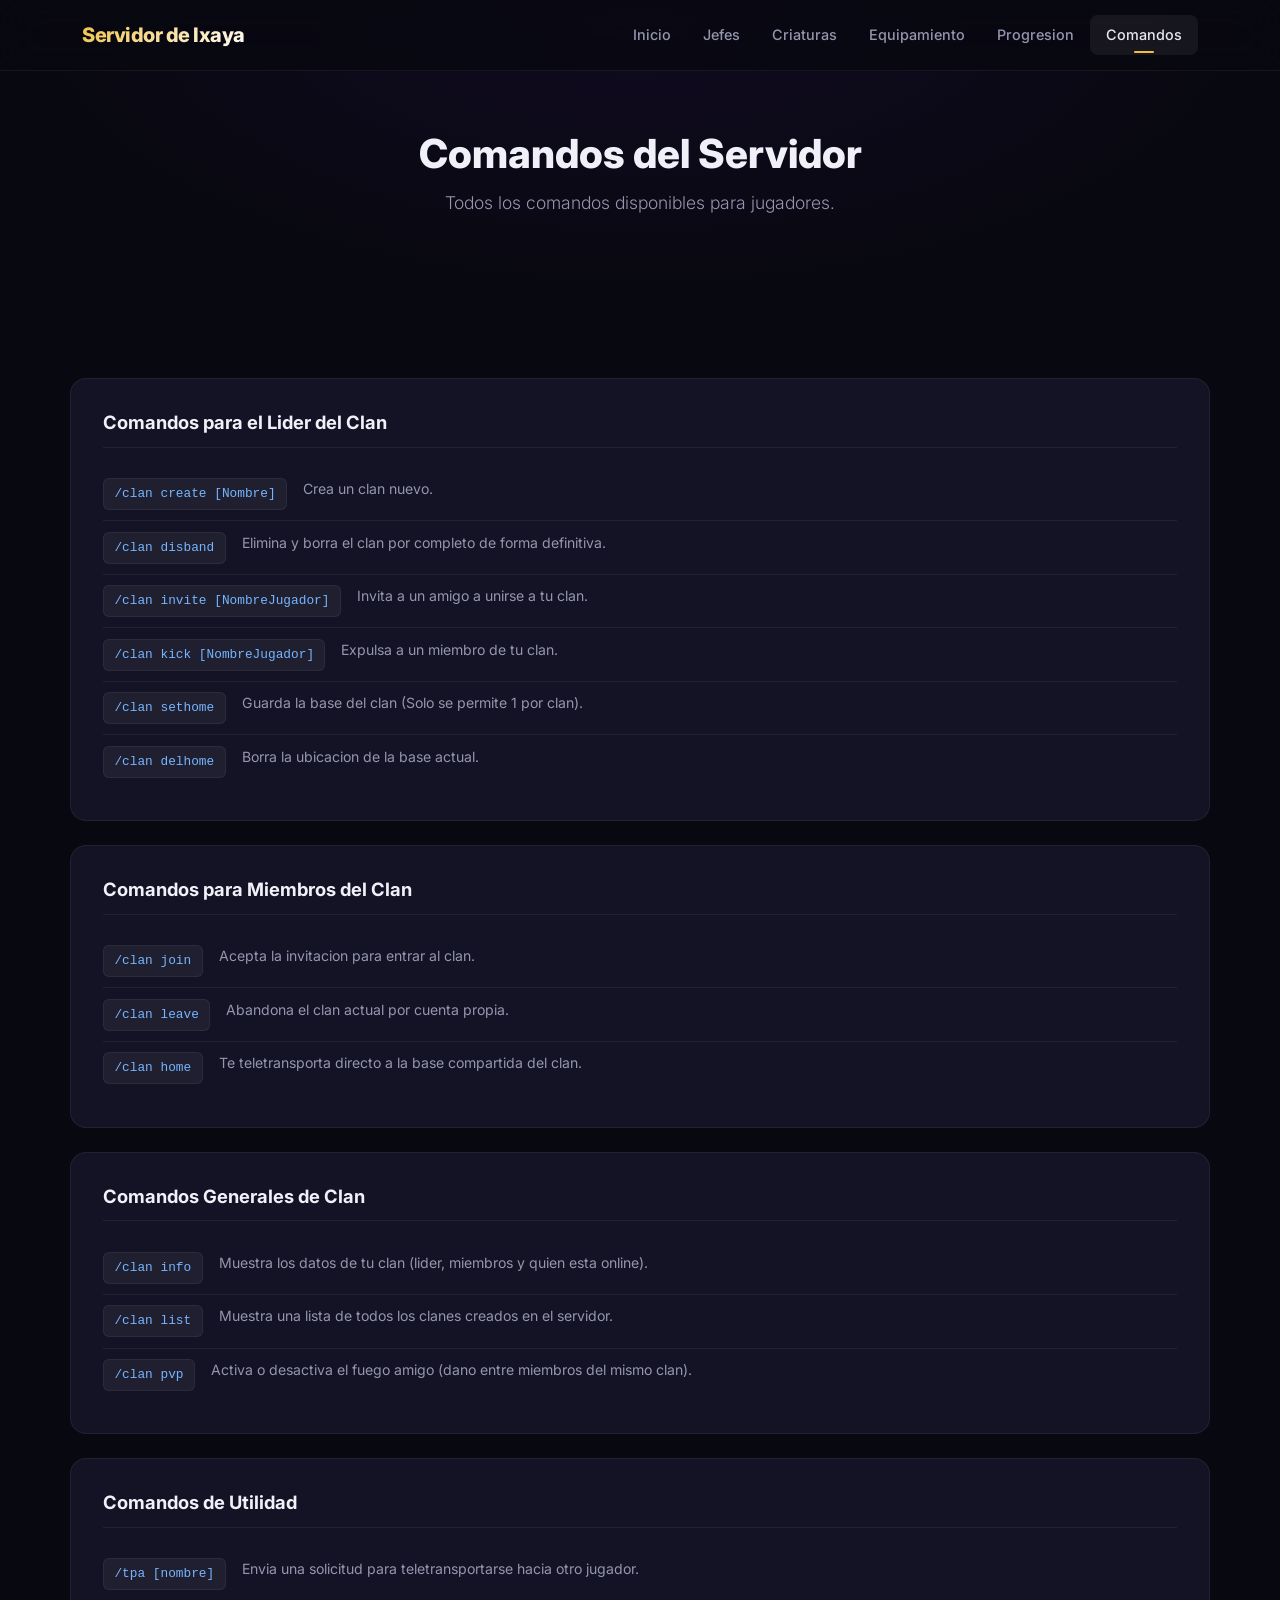
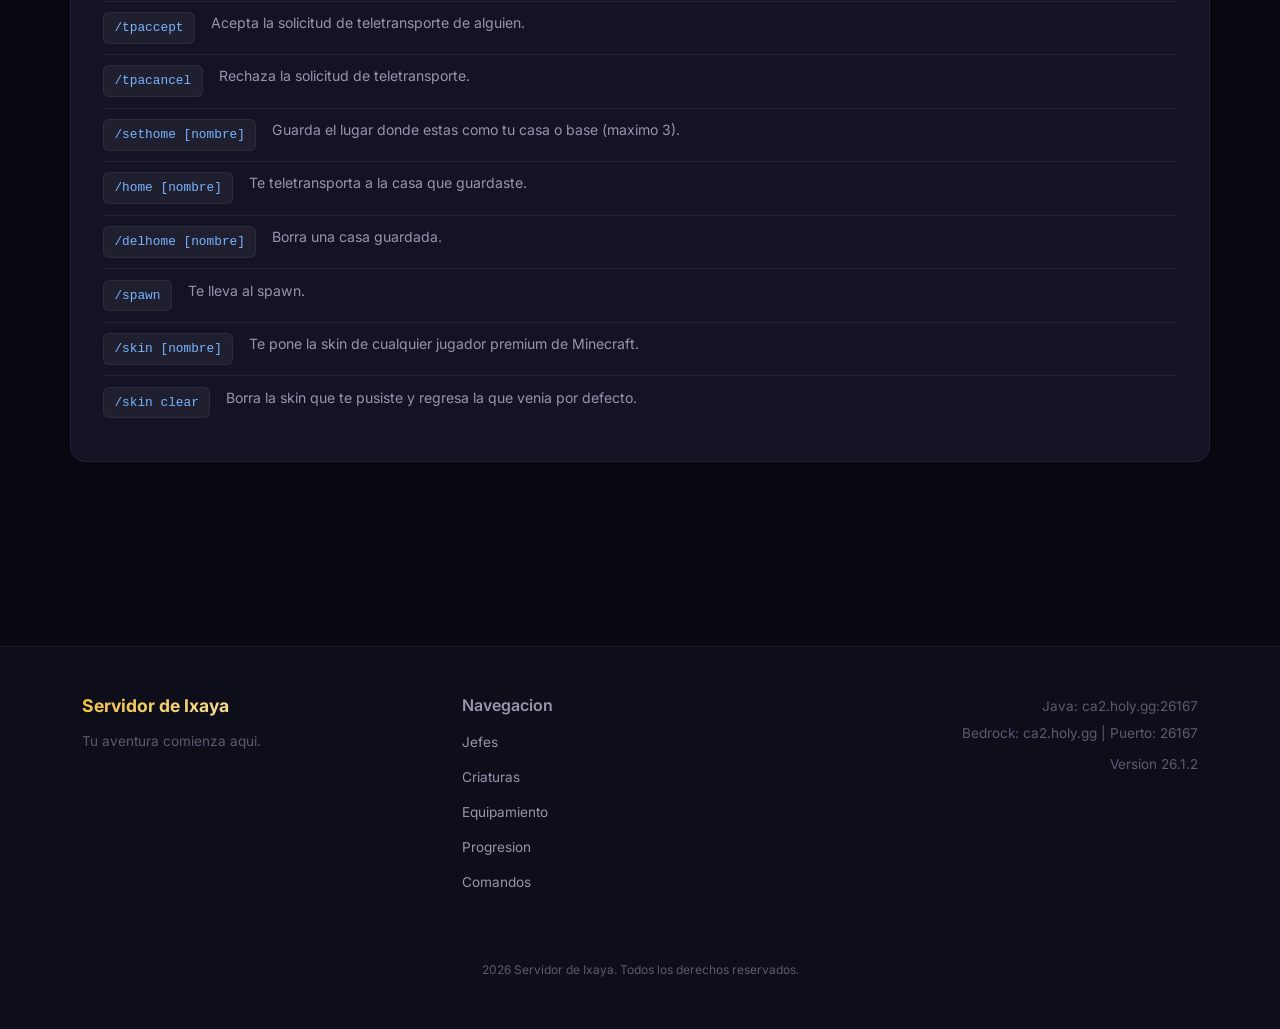
<file: commands.html>
<!DOCTYPE html>
<html lang="es">
<head>
  <meta charset="UTF-8">
  <meta name="viewport" content="width=device-width, initial-scale=1.0">
  <title>Comandos - Servidor de Ixaya</title>
  <meta name="description" content="Todos los comandos disponibles para jugadores en el Servidor de Ixaya.">
  <link href="https://cdn.jsdelivr.net/npm/bootstrap@5.3.3/dist/css/bootstrap.min.css" rel="stylesheet">
  <link href="https://fonts.googleapis.com/css2?family=Inter:wght@300;400;500;600;700;800;900&display=swap" rel="stylesheet">
  <link href="css/styles.css" rel="stylesheet">
</head>
<body>

<nav class="navbar navbar-expand-lg navbar-dark fixed-top" id="main-navbar">
  <div class="container">
    <a class="navbar-brand" href="index.html">Servidor de Ixaya</a>
    <button class="navbar-toggler" type="button" data-bs-toggle="collapse" data-bs-target="#navbarNav" aria-controls="navbarNav" aria-expanded="false" aria-label="Toggle navigation">
      <span class="navbar-toggler-icon"></span>
    </button>
    <div class="collapse navbar-collapse" id="navbarNav">
      <ul class="navbar-nav ms-auto">
        <li class="nav-item"><a class="nav-link" href="index.html">Inicio</a></li>
        <li class="nav-item"><a class="nav-link" href="bosses.html">Jefes</a></li>
        <li class="nav-item"><a class="nav-link" href="mobs.html">Criaturas</a></li>
        <li class="nav-item"><a class="nav-link" href="equipment.html">Equipamiento</a></li>
        <li class="nav-item"><a class="nav-link" href="progression.html">Progresion</a></li>
        <li class="nav-item"><a class="nav-link" href="commands.html">Comandos</a></li>
      </ul>
    </div>
  </div>
</nav>

<header class="page-header">
  <div class="container">
    <h1>Comandos del Servidor</h1>
    <p class="lead">Todos los comandos disponibles para jugadores.</p>
  </div>
</header>

<section class="content-section container">
  
  <div class="cmd-group animate-on-scroll">
    <h3 class="cmd-group-title">Comandos para el Lider del Clan</h3>
    <div class="cmd-item">
      <span class="cmd-code">/clan create [Nombre]</span>
      <span class="cmd-desc">Crea un clan nuevo.</span>
    </div>
    <div class="cmd-item">
      <span class="cmd-code">/clan disband</span>
      <span class="cmd-desc">Elimina y borra el clan por completo de forma definitiva.</span>
    </div>
    <div class="cmd-item">
      <span class="cmd-code">/clan invite [NombreJugador]</span>
      <span class="cmd-desc">Invita a un amigo a unirse a tu clan.</span>
    </div>
    <div class="cmd-item">
      <span class="cmd-code">/clan kick [NombreJugador]</span>
      <span class="cmd-desc">Expulsa a un miembro de tu clan.</span>
    </div>
    <div class="cmd-item">
      <span class="cmd-code">/clan sethome</span>
      <span class="cmd-desc">Guarda la base del clan (Solo se permite 1 por clan).</span>
    </div>
    <div class="cmd-item">
      <span class="cmd-code">/clan delhome</span>
      <span class="cmd-desc">Borra la ubicacion de la base actual.</span>
    </div>
  </div>

  <div class="cmd-group animate-on-scroll">
    <h3 class="cmd-group-title">Comandos para Miembros del Clan</h3>
    <div class="cmd-item">
      <span class="cmd-code">/clan join</span>
      <span class="cmd-desc">Acepta la invitacion para entrar al clan.</span>
    </div>
    <div class="cmd-item">
      <span class="cmd-code">/clan leave</span>
      <span class="cmd-desc">Abandona el clan actual por cuenta propia.</span>
    </div>
    <div class="cmd-item">
      <span class="cmd-code">/clan home</span>
      <span class="cmd-desc">Te teletransporta directo a la base compartida del clan.</span>
    </div>
  </div>

  <div class="cmd-group animate-on-scroll">
    <h3 class="cmd-group-title">Comandos Generales de Clan</h3>
    <div class="cmd-item">
      <span class="cmd-code">/clan info</span>
      <span class="cmd-desc">Muestra los datos de tu clan (lider, miembros y quien esta online).</span>
    </div>
    <div class="cmd-item">
      <span class="cmd-code">/clan list</span>
      <span class="cmd-desc">Muestra una lista de todos los clanes creados en el servidor.</span>
    </div>
    <div class="cmd-item">
      <span class="cmd-code">/clan pvp</span>
      <span class="cmd-desc">Activa o desactiva el fuego amigo (dano entre miembros del mismo clan).</span>
    </div>
  </div>

  <div class="cmd-group animate-on-scroll">
    <h3 class="cmd-group-title">Comandos de Utilidad</h3>
    <div class="cmd-item">
      <span class="cmd-code">/tpa [nombre]</span>
      <span class="cmd-desc">Envia una solicitud para teletransportarse hacia otro jugador.</span>
    </div>
    <div class="cmd-item">
      <span class="cmd-code">/tpaccept</span>
      <span class="cmd-desc">Acepta la solicitud de teletransporte de alguien.</span>
    </div>
    <div class="cmd-item">
      <span class="cmd-code">/tpacancel</span>
      <span class="cmd-desc">Rechaza la solicitud de teletransporte.</span>
    </div>
    <div class="cmd-item">
      <span class="cmd-code">/sethome [nombre]</span>
      <span class="cmd-desc">Guarda el lugar donde estas como tu casa o base (maximo 3).</span>
    </div>
    <div class="cmd-item">
      <span class="cmd-code">/home [nombre]</span>
      <span class="cmd-desc">Te teletransporta a la casa que guardaste.</span>
    </div>
    <div class="cmd-item">
      <span class="cmd-code">/delhome [nombre]</span>
      <span class="cmd-desc">Borra una casa guardada.</span>
    </div>
    <div class="cmd-item">
      <span class="cmd-code">/spawn</span>
      <span class="cmd-desc">Te lleva al spawn.</span>
    </div>
    <div class="cmd-item">
      <span class="cmd-code">/skin [nombre]</span>
      <span class="cmd-desc">Te pone la skin de cualquier jugador premium de Minecraft.</span>
    </div>
    <div class="cmd-item">
      <span class="cmd-code">/skin clear</span>
      <span class="cmd-desc">Borra la skin que te pusiste y regresa la que venia por defecto.</span>
    </div>
  </div>

</section>

<footer class="site-footer">
  <div class="container">
    <div class="row">
      <div class="col-md-4">
        <h5 class="footer-title">Servidor de Ixaya</h5>
        <p class="footer-text">Tu aventura comienza aqui.</p>
      </div>
      <div class="col-md-4">
        <h6 style="color: var(--text-secondary); font-weight: 600; margin-bottom: 0.75rem;">Navegacion</h6>
        <ul class="footer-links">
          <li><a href="bosses.html">Jefes</a></li>
          <li><a href="mobs.html">Criaturas</a></li>
          <li><a href="equipment.html">Equipamiento</a></li>
          <li><a href="progression.html">Progresion</a></li>
          <li><a href="commands.html">Comandos</a></li>
        </ul>
      </div>
      <div class="col-md-4 text-md-end">
        <p class="footer-text">Java: ca2.holy.gg:26167</p>
        <p class="footer-text">Bedrock: ca2.holy.gg | Puerto: 26167</p>
        <p class="footer-text" style="margin-top: 0.5rem;">Version 26.1.2</p>
      </div>
    </div>
    <hr class="footer-divider">
    <p class="footer-bottom text-center">2026 Servidor de Ixaya. Todos los derechos reservados.</p>
  </div>
</footer>
<script src="https://cdn.jsdelivr.net/npm/bootstrap@5.3.3/dist/js/bootstrap.bundle.min.js"></script>
<script src="js/main.js"></script>
</body>
</html>
</file>
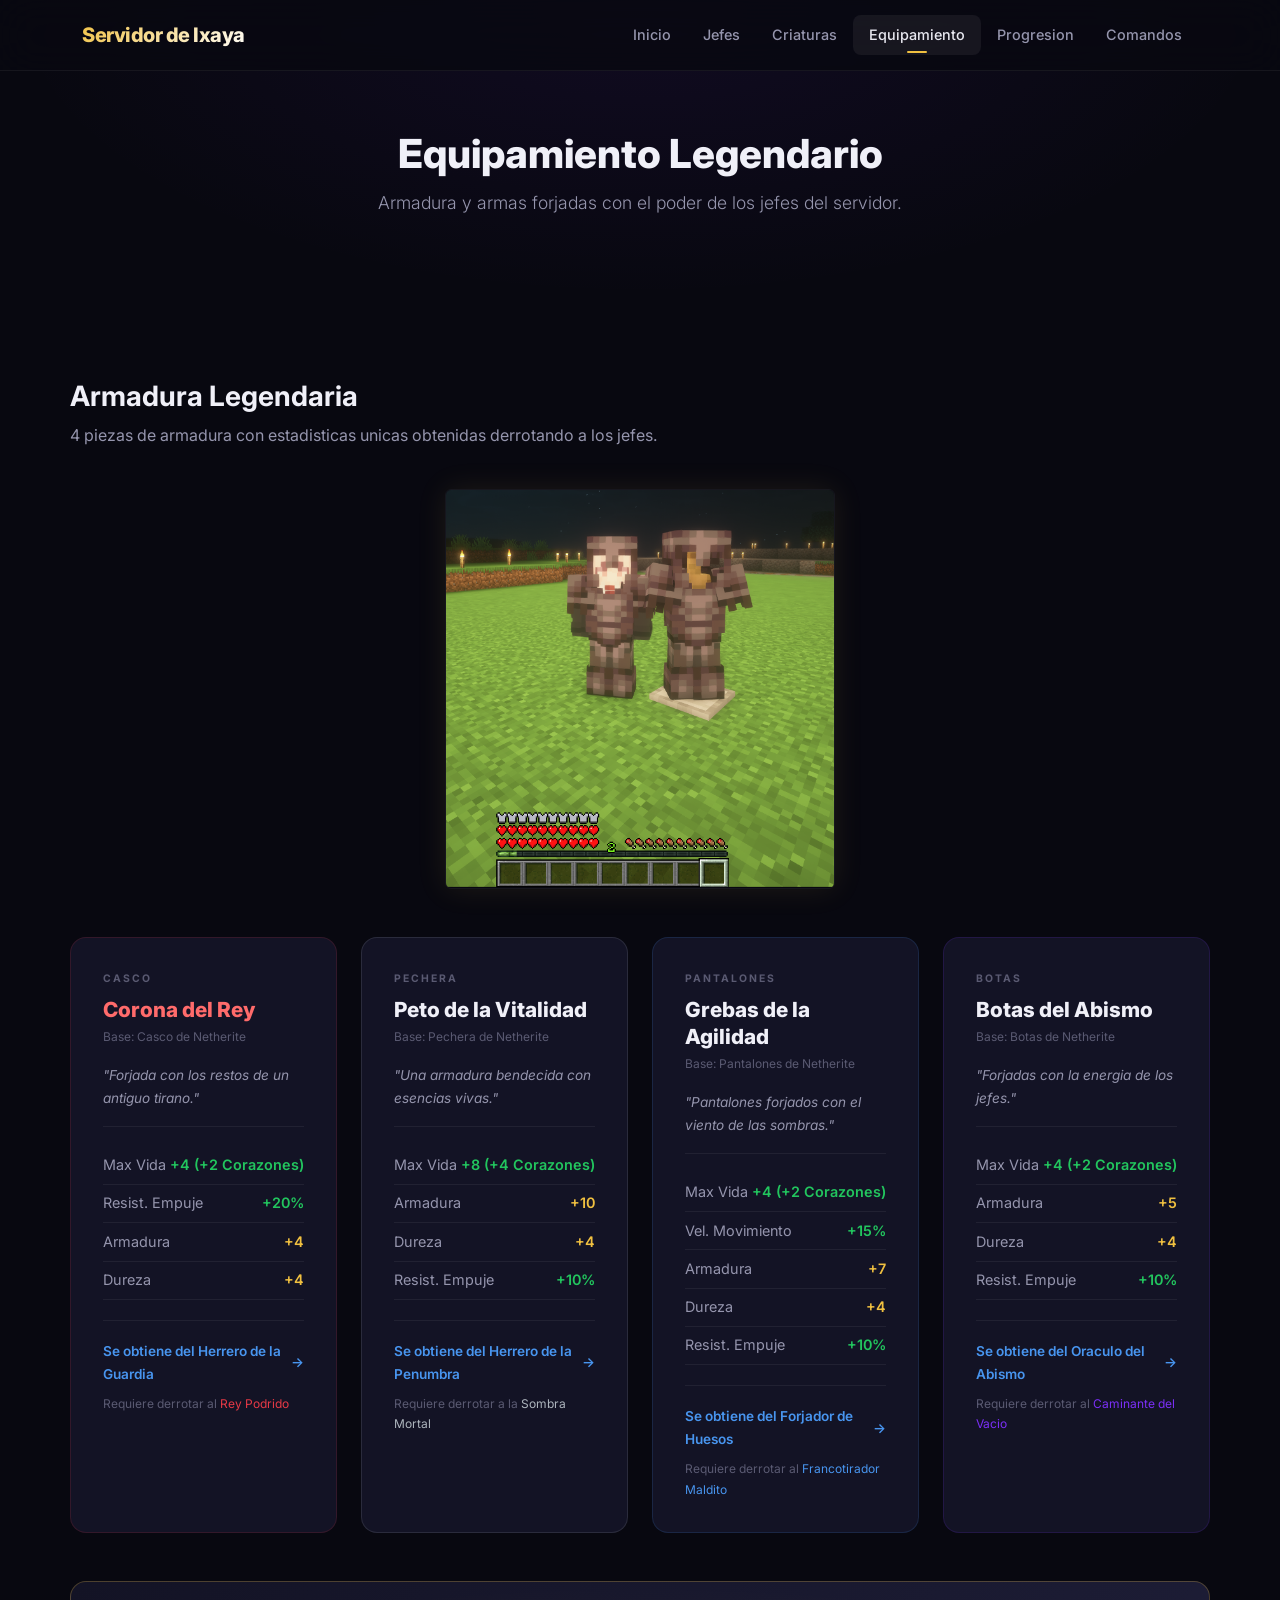
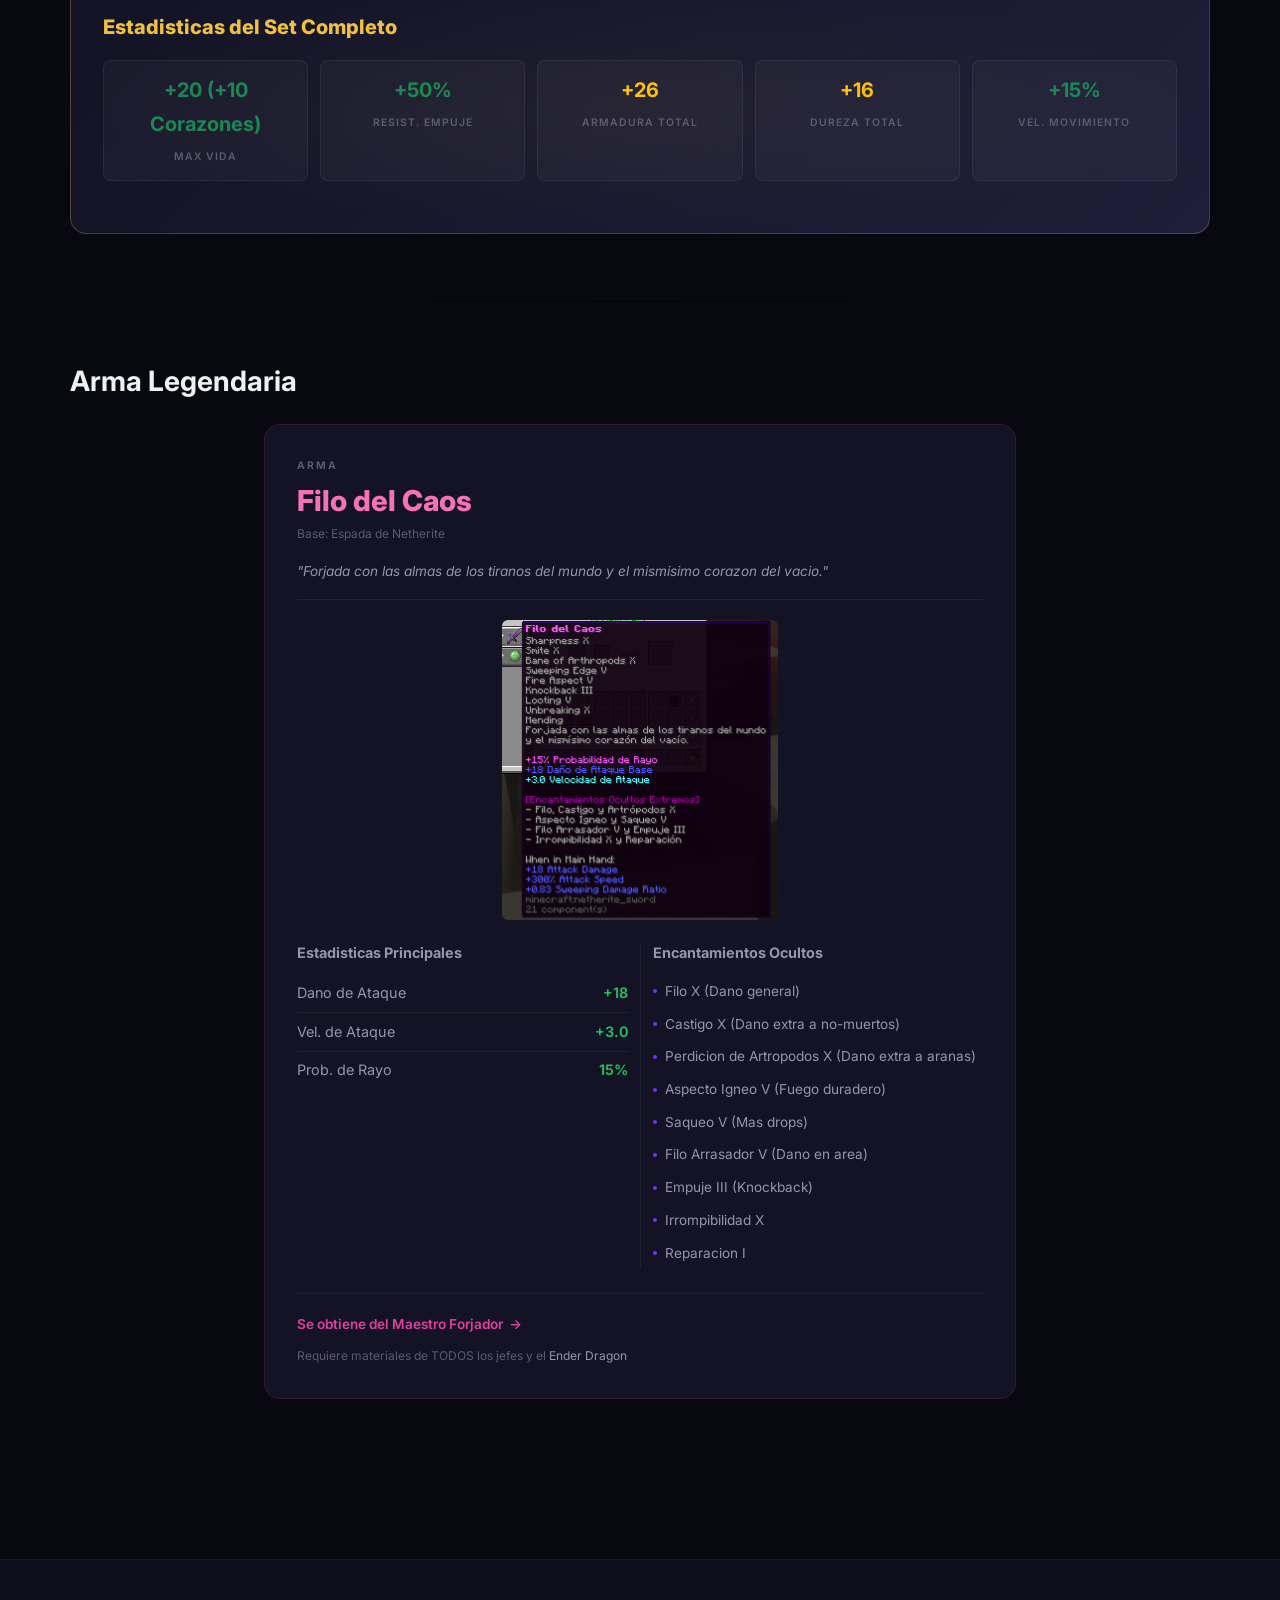
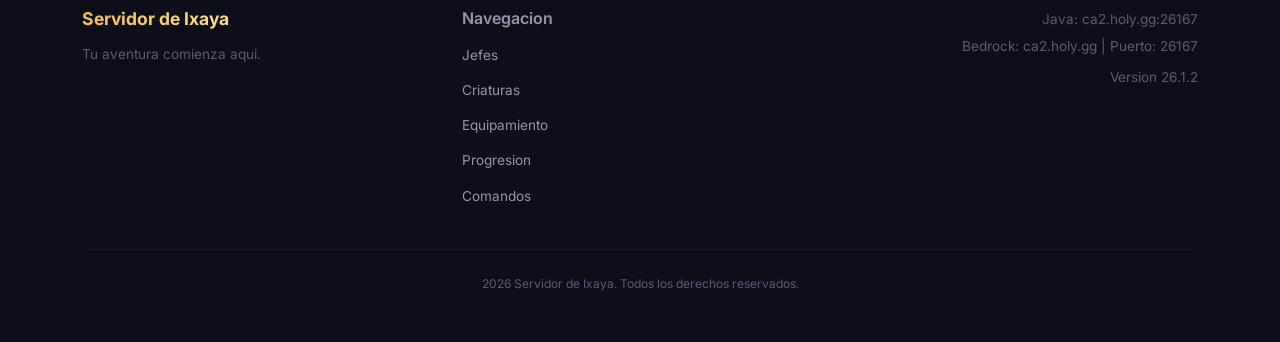
<file: equipment.html>
<!DOCTYPE html>
<html lang="es">
<head>
  <meta charset="UTF-8">
  <meta name="viewport" content="width=device-width, initial-scale=1.0">
  <title>Equipamiento - Servidor de Ixaya</title>
  <meta name="description" content="Armadura y armas forjadas con el poder de los jefes del servidor.">
  <link href="https://cdn.jsdelivr.net/npm/bootstrap@5.3.3/dist/css/bootstrap.min.css" rel="stylesheet">
  <link href="https://fonts.googleapis.com/css2?family=Inter:wght@300;400;500;600;700;800;900&display=swap" rel="stylesheet">
  <link href="css/styles.css" rel="stylesheet">
</head>
<body>

<nav class="navbar navbar-expand-lg navbar-dark fixed-top" id="main-navbar">
  <div class="container">
    <a class="navbar-brand" href="index.html">Servidor de Ixaya</a>
    <button class="navbar-toggler" type="button" data-bs-toggle="collapse" data-bs-target="#navbarNav" aria-controls="navbarNav" aria-expanded="false" aria-label="Toggle navigation">
      <span class="navbar-toggler-icon"></span>
    </button>
    <div class="collapse navbar-collapse" id="navbarNav">
      <ul class="navbar-nav ms-auto">
        <li class="nav-item"><a class="nav-link" href="index.html">Inicio</a></li>
        <li class="nav-item"><a class="nav-link" href="bosses.html">Jefes</a></li>
        <li class="nav-item"><a class="nav-link" href="mobs.html">Criaturas</a></li>
        <li class="nav-item"><a class="nav-link" href="equipment.html">Equipamiento</a></li>
        <li class="nav-item"><a class="nav-link" href="progression.html">Progresion</a></li>
        <li class="nav-item"><a class="nav-link" href="commands.html">Comandos</a></li>
      </ul>
    </div>
  </div>
</nav>

<header class="page-header">
  <div class="container">
    <h1>Equipamiento Legendario</h1>
    <p class="lead">Armadura y armas forjadas con el poder de los jefes del servidor.</p>
  </div>
</header>

<section class="content-section container">

  <h2 class="section-title">Armadura Legendaria</h2>
  <p class="section-subtitle">4 piezas de armadura con estadisticas unicas obtenidas derrotando a los jefes.</p>
  <div class="text-center mb-5"><img src="img/armadura-legendaria.png" alt="Armadura Legendaria Completa" class="img-fluid rounded" style="max-height: 400px; object-fit: contain; border: 1px solid var(--border-subtle); box-shadow: 0 0 30px rgba(240,192,64,0.1);"></div>

  <div class="row g-4 mb-5">
    
    <!-- CORONA DEL REY -->
    <div class="col-md-6 col-lg-3 animate-on-scroll delay-1">
      <div class="equip-card rey" id="corona-del-rey">
        <div class="equip-slot">CASCO</div>
        <h3 class="equip-name">Corona del Rey</h3>
        <div class="equip-base">Base: Casco de Netherite</div>
        <div class="equip-lore">"Forjada con los restos de un antiguo tirano."</div>
        
        <div class="equip-stat">
          <span class="equip-stat-name">Max Vida</span>
          <span class="equip-stat-value positive">+4 (+2 Corazones)</span>
        </div>
        <div class="equip-stat">
          <span class="equip-stat-name">Resist. Empuje</span>
          <span class="equip-stat-value positive">+20%</span>
        </div>
        <div class="equip-stat">
          <span class="equip-stat-name">Armadura</span>
          <span class="equip-stat-value gold">+4</span>
        </div>
        <div class="equip-stat">
          <span class="equip-stat-name">Dureza</span>
          <span class="equip-stat-value gold">+4</span>
        </div>
        
        <div class="equip-source">
          <div><a href="progression.html#herrero-4" class="equip-link">Se obtiene del Herrero de la Guardia <span class="link-arrow">-></span></a></div>
          <div class="mt-2" style="font-size: 0.75rem; color: var(--text-muted);">Requiere derrotar al <a href="bosses.html#rey-podrido" style="color: var(--rey-primary); text-decoration: none;">Rey Podrido</a></div>
        </div>
      </div>
    </div>

    <!-- PETO DE LA VITALIDAD -->
    <div class="col-md-6 col-lg-3 animate-on-scroll delay-2">
      <div class="equip-card sombra" id="peto-vitalidad">
        <div class="equip-slot">PECHERA</div>
        <h3 class="equip-name">Peto de la Vitalidad</h3>
        <div class="equip-base">Base: Pechera de Netherite</div>
        <div class="equip-lore">"Una armadura bendecida con esencias vivas."</div>
        
        <div class="equip-stat">
          <span class="equip-stat-name">Max Vida</span>
          <span class="equip-stat-value positive">+8 (+4 Corazones)</span>
        </div>
        <div class="equip-stat">
          <span class="equip-stat-name">Armadura</span>
          <span class="equip-stat-value gold">+10</span>
        </div>
        <div class="equip-stat">
          <span class="equip-stat-name">Dureza</span>
          <span class="equip-stat-value gold">+4</span>
        </div>
        <div class="equip-stat">
          <span class="equip-stat-name">Resist. Empuje</span>
          <span class="equip-stat-value positive">+10%</span>
        </div>
        
        <div class="equip-source">
          <div><a href="progression.html#herrero-2" class="equip-link">Se obtiene del Herrero de la Penumbra <span class="link-arrow">-></span></a></div>
          <div class="mt-2" style="font-size: 0.75rem; color: var(--text-muted);">Requiere derrotar a la <a href="bosses.html#sombra-mortal" style="color: var(--sombra-primary); text-decoration: none;">Sombra Mortal</a></div>
        </div>
      </div>
    </div>

    <!-- GREBAS DE LA AGILIDAD -->
    <div class="col-md-6 col-lg-3 animate-on-scroll delay-3">
      <div class="equip-card franco" id="grebas-agilidad">
        <div class="equip-slot">PANTALONES</div>
        <h3 class="equip-name">Grebas de la Agilidad</h3>
        <div class="equip-base">Base: Pantalones de Netherite</div>
        <div class="equip-lore">"Pantalones forjados con el viento de las sombras."</div>
        
        <div class="equip-stat">
          <span class="equip-stat-name">Max Vida</span>
          <span class="equip-stat-value positive">+4 (+2 Corazones)</span>
        </div>
        <div class="equip-stat">
          <span class="equip-stat-name">Vel. Movimiento</span>
          <span class="equip-stat-value positive">+15%</span>
        </div>
        <div class="equip-stat">
          <span class="equip-stat-name">Armadura</span>
          <span class="equip-stat-value gold">+7</span>
        </div>
        <div class="equip-stat">
          <span class="equip-stat-name">Dureza</span>
          <span class="equip-stat-value gold">+4</span>
        </div>
        <div class="equip-stat">
          <span class="equip-stat-name">Resist. Empuje</span>
          <span class="equip-stat-value positive">+10%</span>
        </div>
        
        <div class="equip-source">
          <div><a href="progression.html#herrero-3" class="equip-link">Se obtiene del Forjador de Huesos <span class="link-arrow">-></span></a></div>
          <div class="mt-2" style="font-size: 0.75rem; color: var(--text-muted);">Requiere derrotar al <a href="bosses.html#francotirador" style="color: var(--franco-primary); text-decoration: none;">Francotirador Maldito</a></div>
        </div>
      </div>
    </div>

    <!-- BOTAS DEL ABISMO -->
    <div class="col-md-6 col-lg-3 animate-on-scroll delay-4">
      <div class="equip-card vacio" id="botas-abismo">
        <div class="equip-slot">BOTAS</div>
        <h3 class="equip-name">Botas del Abismo</h3>
        <div class="equip-base">Base: Botas de Netherite</div>
        <div class="equip-lore">"Forjadas con la energia de los jefes."</div>
        
        <div class="equip-stat">
          <span class="equip-stat-name">Max Vida</span>
          <span class="equip-stat-value positive">+4 (+2 Corazones)</span>
        </div>
        <div class="equip-stat">
          <span class="equip-stat-name">Armadura</span>
          <span class="equip-stat-value gold">+5</span>
        </div>
        <div class="equip-stat">
          <span class="equip-stat-name">Dureza</span>
          <span class="equip-stat-value gold">+4</span>
        </div>
        <div class="equip-stat">
          <span class="equip-stat-name">Resist. Empuje</span>
          <span class="equip-stat-value positive">+10%</span>
        </div>
        
        <div class="equip-source">
          <div><a href="progression.html#herrero-5" class="equip-link">Se obtiene del Oraculo del Abismo <span class="link-arrow">-></span></a></div>
          <div class="mt-2" style="font-size: 0.75rem; color: var(--text-muted);">Requiere derrotar al <a href="bosses.html#caminante-vacio" style="color: var(--vacio-primary); text-decoration: none;">Caminante del Vacio</a></div>
        </div>
      </div>
    </div>

  </div>

  <!-- SET TOTAL STATS -->
  <div class="set-total animate-on-scroll" id="set-completo">
    <h3 class="set-total-title">Estadisticas del Set Completo</h3>
    <div class="stat-grid">
      <div class="stat-item">
        <span class="stat-value text-success">+20 (+10 Corazones)</span>
        <span class="stat-label">Max Vida</span>
      </div>
      <div class="stat-item">
        <span class="stat-value text-success">+50%</span>
        <span class="stat-label">Resist. Empuje</span>
      </div>
      <div class="stat-item">
        <span class="stat-value text-warning">+26</span>
        <span class="stat-label">Armadura Total</span>
      </div>
      <div class="stat-item">
        <span class="stat-value text-warning">+16</span>
        <span class="stat-label">Dureza Total</span>
      </div>
      <div class="stat-item">
        <span class="stat-value text-success">+15%</span>
        <span class="stat-label">Vel. Movimiento</span>
      </div>
    </div>
  </div>

  <hr class="section-divider">

  <h2 class="section-title">Arma Legendaria</h2>
  
  <div class="row mt-4">
    <div class="col-lg-8 offset-lg-2 animate-on-scroll">
      <!-- FILO DEL CAOS -->
      <div class="equip-card dragon" id="filo-del-caos">
        <div class="equip-slot">ARMA</div>
        <h3 class="equip-name" style="font-size: 1.8rem;">Filo del Caos</h3>
        <div class="equip-base">Base: Espada de Netherite</div>
        <div class="equip-lore">"Forjada con las almas de los tiranos del mundo y el mismisimo corazon del vacio."</div>
        <div class="text-center mt-3 mb-4"><img src="img/filo-caos.png" alt="Filo del Caos" class="img-fluid rounded" style="max-height: 300px; object-fit: contain;"></div>
        
        <div class="row g-4">
          <div class="col-md-6">
            <h4 style="font-size: 0.9rem; font-weight: 700; color: var(--text-secondary); margin-bottom: 0.75rem;">Estadisticas Principales</h4>
            <div class="equip-stat">
              <span class="equip-stat-name">Dano de Ataque</span>
              <span class="equip-stat-value positive">+18</span>
            </div>
            <div class="equip-stat">
              <span class="equip-stat-name">Vel. de Ataque</span>
              <span class="equip-stat-value positive">+3.0</span>
            </div>
            <div class="equip-stat">
              <span class="equip-stat-name">Prob. de Rayo</span>
              <span class="equip-stat-value positive">15%</span>
            </div>
          </div>
          
          <div class="col-md-6 border-start border-md-start" style="border-color: var(--border-subtle) !important;">
            <h4 style="font-size: 0.9rem; font-weight: 700; color: var(--text-secondary); margin-bottom: 0.75rem;">Encantamientos Ocultos</h4>
            <ul class="enchant-list">
              <li><div class="enchant-dot"></div> Filo X (Dano general)</li>
              <li><div class="enchant-dot"></div> Castigo X (Dano extra a no-muertos)</li>
              <li><div class="enchant-dot"></div> Perdicion de Artropodos X (Dano extra a aranas)</li>
              <li><div class="enchant-dot"></div> Aspecto Igneo V (Fuego duradero)</li>
              <li><div class="enchant-dot"></div> Saqueo V (Mas drops)</li>
              <li><div class="enchant-dot"></div> Filo Arrasador V (Dano en area)</li>
              <li><div class="enchant-dot"></div> Empuje III (Knockback)</li>
              <li><div class="enchant-dot"></div> Irrompibilidad X</li>
              <li><div class="enchant-dot"></div> Reparacion I</li>
            </ul>
          </div>
        </div>
        
        <div class="equip-source mt-4">
          <div><a href="progression.html#herrero-8" class="equip-link" style="color: var(--dragon-primary);">Se obtiene del Maestro Forjador <span class="link-arrow">-></span></a></div>
          <div class="mt-2" style="font-size: 0.75rem; color: var(--text-muted);">Requiere materiales de TODOS los jefes y el <a href="progression.html#herrero-8" style="color: var(--text-secondary);">Ender Dragon</a></div>
        </div>
      </div>
    </div>
  </div>

</section>

<footer class="site-footer">
  <div class="container">
    <div class="row">
      <div class="col-md-4">
        <h5 class="footer-title">Servidor de Ixaya</h5>
        <p class="footer-text">Tu aventura comienza aqui.</p>
      </div>
      <div class="col-md-4">
        <h6 style="color: var(--text-secondary); font-weight: 600; margin-bottom: 0.75rem;">Navegacion</h6>
        <ul class="footer-links">
          <li><a href="bosses.html">Jefes</a></li>
          <li><a href="mobs.html">Criaturas</a></li>
          <li><a href="equipment.html">Equipamiento</a></li>
          <li><a href="progression.html">Progresion</a></li>
          <li><a href="commands.html">Comandos</a></li>
        </ul>
      </div>
      <div class="col-md-4 text-md-end">
        <p class="footer-text">Java: ca2.holy.gg:26167</p>
        <p class="footer-text">Bedrock: ca2.holy.gg | Puerto: 26167</p>
        <p class="footer-text" style="margin-top: 0.5rem;">Version 26.1.2</p>
      </div>
    </div>
    <hr class="footer-divider">
    <p class="footer-bottom text-center">2026 Servidor de Ixaya. Todos los derechos reservados.</p>
  </div>
</footer>
<script src="https://cdn.jsdelivr.net/npm/bootstrap@5.3.3/dist/js/bootstrap.bundle.min.js"></script>
<script src="js/main.js"></script>
</body>
</html>
</file>
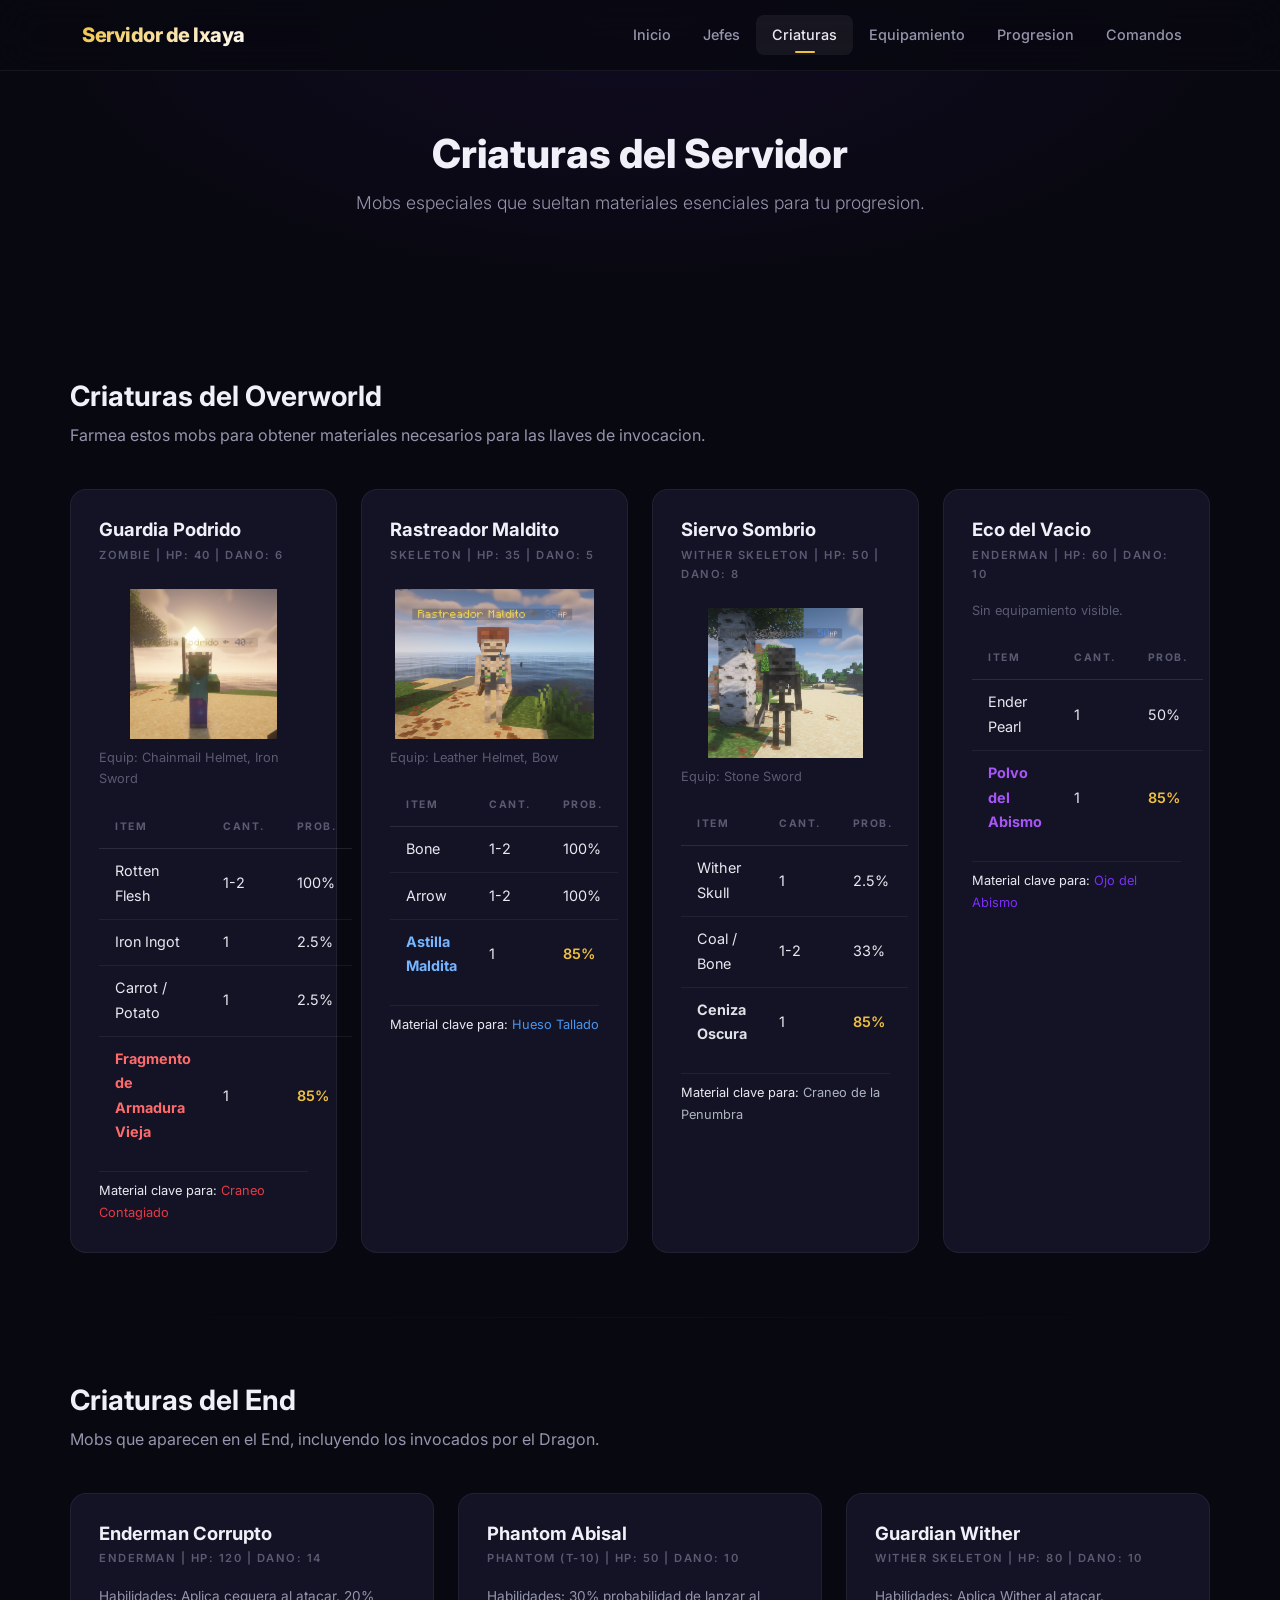
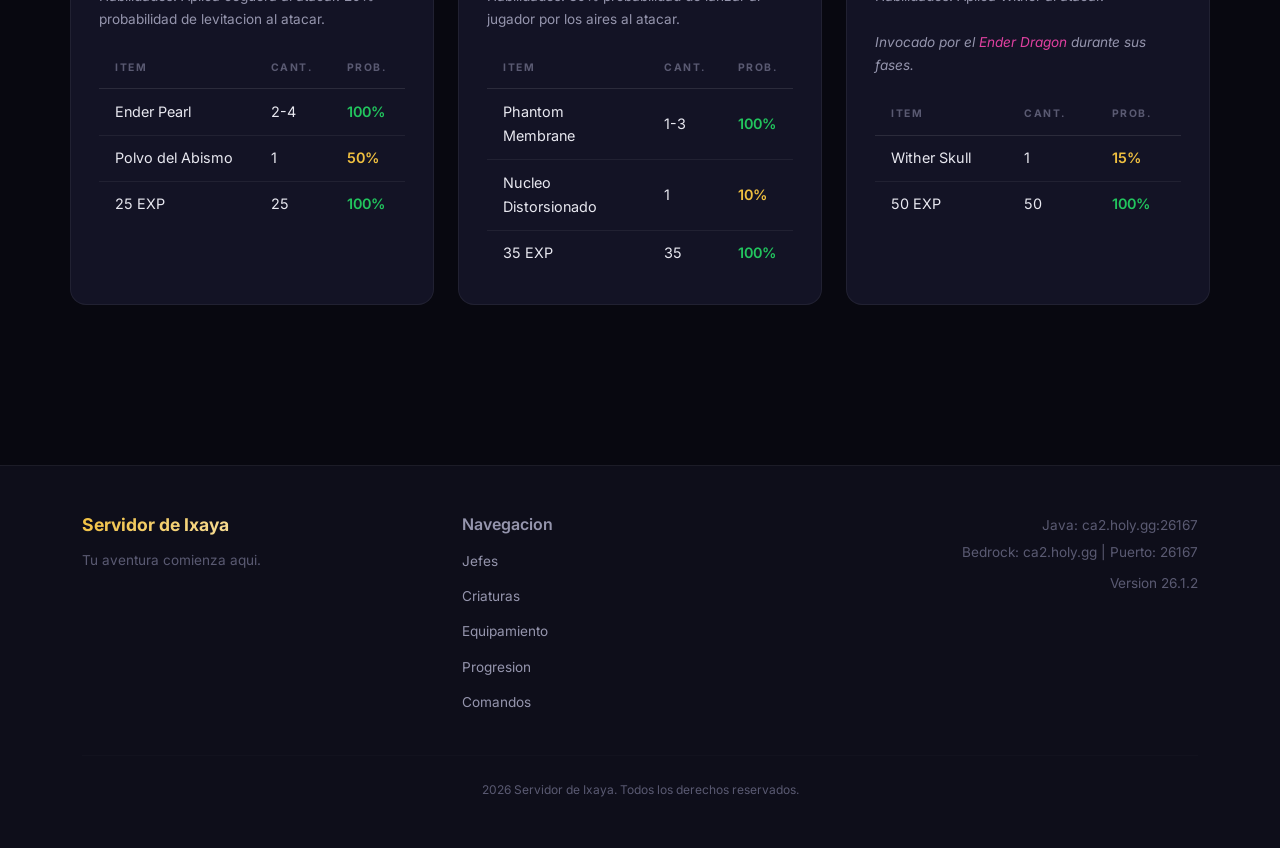
<file: mobs.html>
<!DOCTYPE html>
<html lang="es">
<head>
  <meta charset="UTF-8">
  <meta name="viewport" content="width=device-width, initial-scale=1.0">
  <title>Criaturas - Servidor de Ixaya</title>
  <meta name="description" content="Mobs especiales que sueltan materiales esenciales para tu progresion.">
  <link href="https://cdn.jsdelivr.net/npm/bootstrap@5.3.3/dist/css/bootstrap.min.css" rel="stylesheet">
  <link href="https://fonts.googleapis.com/css2?family=Inter:wght@300;400;500;600;700;800;900&display=swap" rel="stylesheet">
  <link href="css/styles.css" rel="stylesheet">
</head>
<body>

<nav class="navbar navbar-expand-lg navbar-dark fixed-top" id="main-navbar">
  <div class="container">
    <a class="navbar-brand" href="index.html">Servidor de Ixaya</a>
    <button class="navbar-toggler" type="button" data-bs-toggle="collapse" data-bs-target="#navbarNav" aria-controls="navbarNav" aria-expanded="false" aria-label="Toggle navigation">
      <span class="navbar-toggler-icon"></span>
    </button>
    <div class="collapse navbar-collapse" id="navbarNav">
      <ul class="navbar-nav ms-auto">
        <li class="nav-item"><a class="nav-link" href="index.html">Inicio</a></li>
        <li class="nav-item"><a class="nav-link" href="bosses.html">Jefes</a></li>
        <li class="nav-item"><a class="nav-link" href="mobs.html">Criaturas</a></li>
        <li class="nav-item"><a class="nav-link" href="equipment.html">Equipamiento</a></li>
        <li class="nav-item"><a class="nav-link" href="progression.html">Progresion</a></li>
        <li class="nav-item"><a class="nav-link" href="commands.html">Comandos</a></li>
      </ul>
    </div>
  </div>
</nav>

<header class="page-header">
  <div class="container">
    <h1>Criaturas del Servidor</h1>
    <p class="lead">Mobs especiales que sueltan materiales esenciales para tu progresion.</p>
  </div>
</header>

<section class="content-section container">

  <h2 class="section-title">Criaturas del Overworld</h2>
  <p class="section-subtitle">Farmea estos mobs para obtener materiales necesarios para las llaves de invocacion.</p>

  <div class="row g-4">
    
    <!-- GUARDIA PODRIDO -->
    <div class="col-md-6 col-lg-3 animate-on-scroll delay-1">
      <div class="mob-card" id="guardia-podrido">
        <h3 class="mob-name">Guardia Podrido</h3>
        <div class="mob-type">Zombie | HP: 40 | Dano: 6</div>
        <div class="text-center"><img src="img/guardia-podrido.png" alt="Guardia Podrido" class="img-fluid rounded mt-2 mb-2" style="max-height: 150px; object-fit: contain; width: 100%;"></div>
        <p style="font-size: 0.8rem; color: var(--text-muted); margin-bottom: 1rem;">Equip: Chainmail Helmet, Iron Sword</p>
        
        <table class="drop-table mb-3">
          <thead>
            <tr><th>Item</th><th>Cant.</th><th>Prob.</th></tr>
          </thead>
          <tbody>
            <tr><td>Rotten Flesh</td><td>1-2</td><td>100%</td></tr>
            <tr><td>Iron Ingot</td><td>1</td><td>2.5%</td></tr>
            <tr><td>Carrot / Potato</td><td>1</td><td>2.5%</td></tr>
            <tr><td style="color: var(--rey-secondary); font-weight: bold;">Fragmento de Armadura Vieja</td><td>1</td><td class="drop-chance">85%</td></tr>
          </tbody>
        </table>
        
        <div style="font-size: 0.8rem; padding-top: 0.5rem; border-top: 1px solid var(--border-subtle);">
          Material clave para: <a href="progression.html#herrero-4" class="text-decoration-none" style="color: var(--rey-primary);">Craneo Contagiado</a>
        </div>
      </div>
    </div>

    <!-- RASTREADOR MALDITO -->
    <div class="col-md-6 col-lg-3 animate-on-scroll delay-2">
      <div class="mob-card" id="rastreador-maldito">
        <h3 class="mob-name">Rastreador Maldito</h3>
        <div class="mob-type">Skeleton | HP: 35 | Dano: 5</div>
        <div class="text-center"><img src="img/rastreador-maldito.png" alt="Rastreador Maldito" class="img-fluid rounded mt-2 mb-2" style="max-height: 150px; object-fit: contain; width: 100%;"></div>
        <p style="font-size: 0.8rem; color: var(--text-muted); margin-bottom: 1rem;">Equip: Leather Helmet, Bow</p>
        
        <table class="drop-table mb-3">
          <thead>
            <tr><th>Item</th><th>Cant.</th><th>Prob.</th></tr>
          </thead>
          <tbody>
            <tr><td>Bone</td><td>1-2</td><td>100%</td></tr>
            <tr><td>Arrow</td><td>1-2</td><td>100%</td></tr>
            <tr><td style="color: var(--franco-secondary); font-weight: bold;">Astilla Maldita</td><td>1</td><td class="drop-chance">85%</td></tr>
          </tbody>
        </table>
        
        <div style="font-size: 0.8rem; padding-top: 0.5rem; border-top: 1px solid var(--border-subtle); margin-top: auto;">
          Material clave para: <a href="progression.html#herrero-3" class="text-decoration-none" style="color: var(--franco-primary);">Hueso Tallado</a>
        </div>
      </div>
    </div>

    <!-- SIERVO SOMBRIO -->
    <div class="col-md-6 col-lg-3 animate-on-scroll delay-3">
      <div class="mob-card" id="siervo-sombrio">
        <h3 class="mob-name">Siervo Sombrio</h3>
        <div class="mob-type">Wither Skeleton | HP: 50 | Dano: 8</div>
        <div class="text-center"><img src="img/siervo-sombrio.png" alt="Siervo Sombrio" class="img-fluid rounded mt-2 mb-2" style="max-height: 150px; object-fit: contain; width: 100%;"></div>
        <p style="font-size: 0.8rem; color: var(--text-muted); margin-bottom: 1rem;">Equip: Stone Sword</p>
        
        <table class="drop-table mb-3">
          <thead>
            <tr><th>Item</th><th>Cant.</th><th>Prob.</th></tr>
          </thead>
          <tbody>
            <tr><td>Wither Skull</td><td>1</td><td>2.5%</td></tr>
            <tr><td>Coal / Bone</td><td>1-2</td><td>33%</td></tr>
            <tr><td style="color: var(--sombra-secondary); font-weight: bold;">Ceniza Oscura</td><td>1</td><td class="drop-chance">85%</td></tr>
          </tbody>
        </table>
        
        <div style="font-size: 0.8rem; padding-top: 0.5rem; border-top: 1px solid var(--border-subtle); margin-top: auto;">
          Material clave para: <a href="progression.html#herrero-2" class="text-decoration-none" style="color: var(--sombra-primary);">Craneo de la Penumbra</a>
        </div>
      </div>
    </div>

    <!-- ECO DEL VACIO -->
    <div class="col-md-6 col-lg-3 animate-on-scroll delay-4">
      <div class="mob-card" id="eco-del-vacio">
        <h3 class="mob-name">Eco del Vacio</h3>
        <div class="mob-type">Enderman | HP: 60 | Dano: 10</div>
        <p style="font-size: 0.8rem; color: var(--text-muted); margin-bottom: 1rem;">Sin equipamiento visible.</p>
        
        <table class="drop-table mb-3">
          <thead>
            <tr><th>Item</th><th>Cant.</th><th>Prob.</th></tr>
          </thead>
          <tbody>
            <tr><td>Ender Pearl</td><td>1</td><td>50%</td></tr>
            <tr><td style="color: var(--vacio-secondary); font-weight: bold;">Polvo del Abismo</td><td>1</td><td class="drop-chance">85%</td></tr>
          </tbody>
        </table>
        
        <div style="font-size: 0.8rem; padding-top: 0.5rem; border-top: 1px solid var(--border-subtle); margin-top: auto;">
          Material clave para: <a href="progression.html#herrero-5" class="text-decoration-none" style="color: var(--vacio-primary);">Ojo del Abismo</a>
        </div>
      </div>
    </div>

  </div>

  <hr class="section-divider">

  <h2 class="section-title">Criaturas del End</h2>
  <p class="section-subtitle">Mobs que aparecen en el End, incluyendo los invocados por el Dragon.</p>

  <div class="row g-4 justify-content-center">
    
    <!-- ENDERMAN CORRUPTO -->
    <div class="col-md-6 col-lg-4 animate-on-scroll delay-1">
      <div class="mob-card" id="enderman-corrupto">
        <h3 class="mob-name">Enderman Corrupto</h3>
        <div class="mob-type">Enderman | HP: 120 | Dano: 14</div>
        <p style="font-size: 0.85rem; color: var(--text-secondary); margin-bottom: 1rem;">Habilidades: Aplica ceguera al atacar. 20% probabilidad de levitacion al atacar.</p>
        
        <table class="drop-table">
          <thead>
            <tr><th>Item</th><th>Cant.</th><th>Prob.</th></tr>
          </thead>
          <tbody>
            <tr><td>Ender Pearl</td><td>2-4</td><td class="drop-chance guaranteed">100%</td></tr>
            <tr><td>Polvo del Abismo</td><td>1</td><td class="drop-chance">50%</td></tr>
            <tr><td>25 EXP</td><td>25</td><td class="drop-chance guaranteed">100%</td></tr>
          </tbody>
        </table>
      </div>
    </div>

    <!-- PHANTOM ABISAL -->
    <div class="col-md-6 col-lg-4 animate-on-scroll delay-2">
      <div class="mob-card" id="phantom-abisal">
        <h3 class="mob-name">Phantom Abisal</h3>
        <div class="mob-type">Phantom (T-10) | HP: 50 | Dano: 10</div>
        <p style="font-size: 0.85rem; color: var(--text-secondary); margin-bottom: 1rem;">Habilidades: 30% probabilidad de lanzar al jugador por los aires al atacar.</p>
        
        <table class="drop-table">
          <thead>
            <tr><th>Item</th><th>Cant.</th><th>Prob.</th></tr>
          </thead>
          <tbody>
            <tr><td>Phantom Membrane</td><td>1-3</td><td class="drop-chance guaranteed">100%</td></tr>
            <tr><td>Nucleo Distorsionado</td><td>1</td><td class="drop-chance">10%</td></tr>
            <tr><td>35 EXP</td><td>35</td><td class="drop-chance guaranteed">100%</td></tr>
          </tbody>
        </table>
      </div>
    </div>

    <!-- GUARDIAN WITHER -->
    <div class="col-md-6 col-lg-4 animate-on-scroll delay-3">
      <div class="mob-card" id="guardian-wither">
        <h3 class="mob-name">Guardian Wither</h3>
        <div class="mob-type">Wither Skeleton | HP: 80 | Dano: 10</div>
        <p style="font-size: 0.85rem; color: var(--text-secondary); margin-bottom: 1rem;">Habilidades: Aplica Wither al atacar.<br><br><em>Invocado por el <a href="bosses.html#ender-dragon" class="text-decoration-none" style="color: var(--dragon-primary);">Ender Dragon</a> durante sus fases.</em></p>
        
        <table class="drop-table">
          <thead>
            <tr><th>Item</th><th>Cant.</th><th>Prob.</th></tr>
          </thead>
          <tbody>
            <tr><td>Wither Skull</td><td>1</td><td class="drop-chance">15%</td></tr>
            <tr><td>50 EXP</td><td>50</td><td class="drop-chance guaranteed">100%</td></tr>
          </tbody>
        </table>
      </div>
    </div>

  </div>

</section>

<footer class="site-footer">
  <div class="container">
    <div class="row">
      <div class="col-md-4">
        <h5 class="footer-title">Servidor de Ixaya</h5>
        <p class="footer-text">Tu aventura comienza aqui.</p>
      </div>
      <div class="col-md-4">
        <h6 style="color: var(--text-secondary); font-weight: 600; margin-bottom: 0.75rem;">Navegacion</h6>
        <ul class="footer-links">
          <li><a href="bosses.html">Jefes</a></li>
          <li><a href="mobs.html">Criaturas</a></li>
          <li><a href="equipment.html">Equipamiento</a></li>
          <li><a href="progression.html">Progresion</a></li>
          <li><a href="commands.html">Comandos</a></li>
        </ul>
      </div>
      <div class="col-md-4 text-md-end">
        <p class="footer-text">Java: ca2.holy.gg:26167</p>
        <p class="footer-text">Bedrock: ca2.holy.gg | Puerto: 26167</p>
        <p class="footer-text" style="margin-top: 0.5rem;">Version 26.1.2</p>
      </div>
    </div>
    <hr class="footer-divider">
    <p class="footer-bottom text-center">2026 Servidor de Ixaya. Todos los derechos reservados.</p>
  </div>
</footer>
<script src="https://cdn.jsdelivr.net/npm/bootstrap@5.3.3/dist/js/bootstrap.bundle.min.js"></script>
<script src="js/main.js"></script>
</body>
</html>
</file>
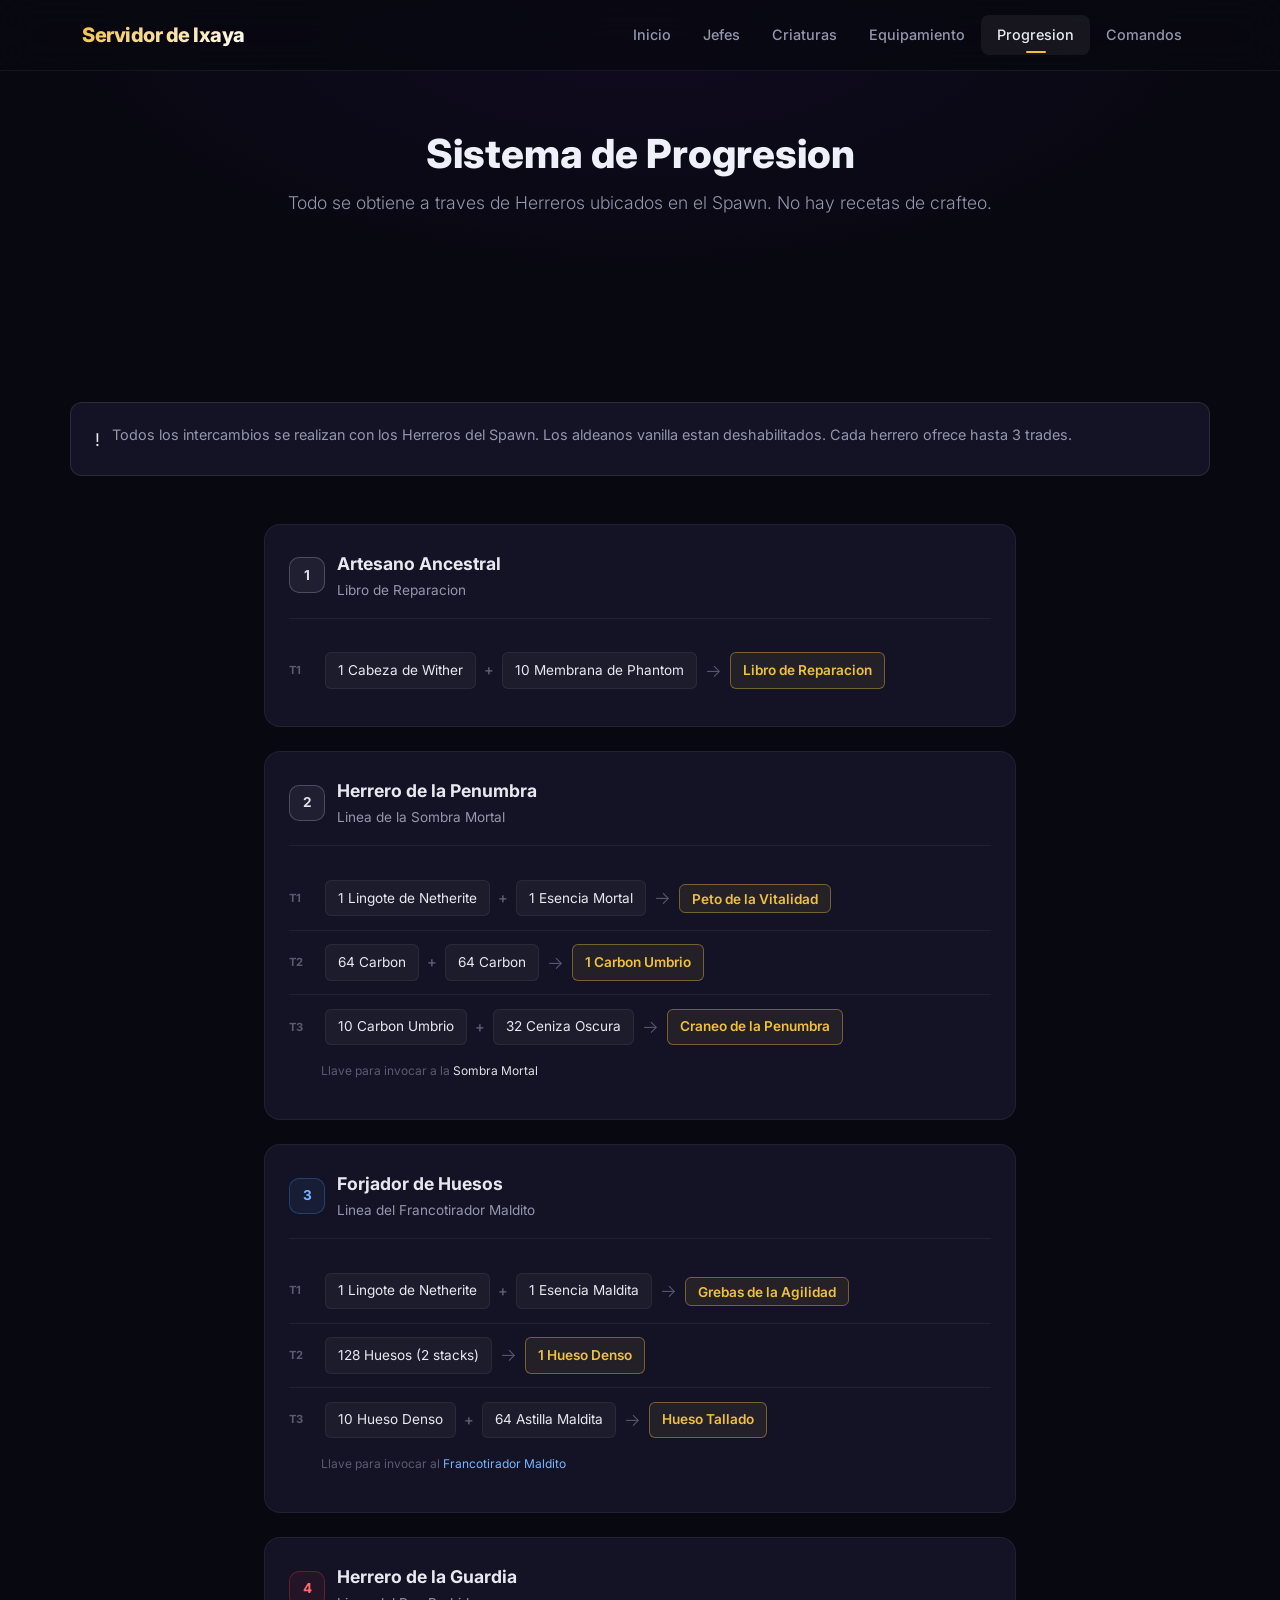
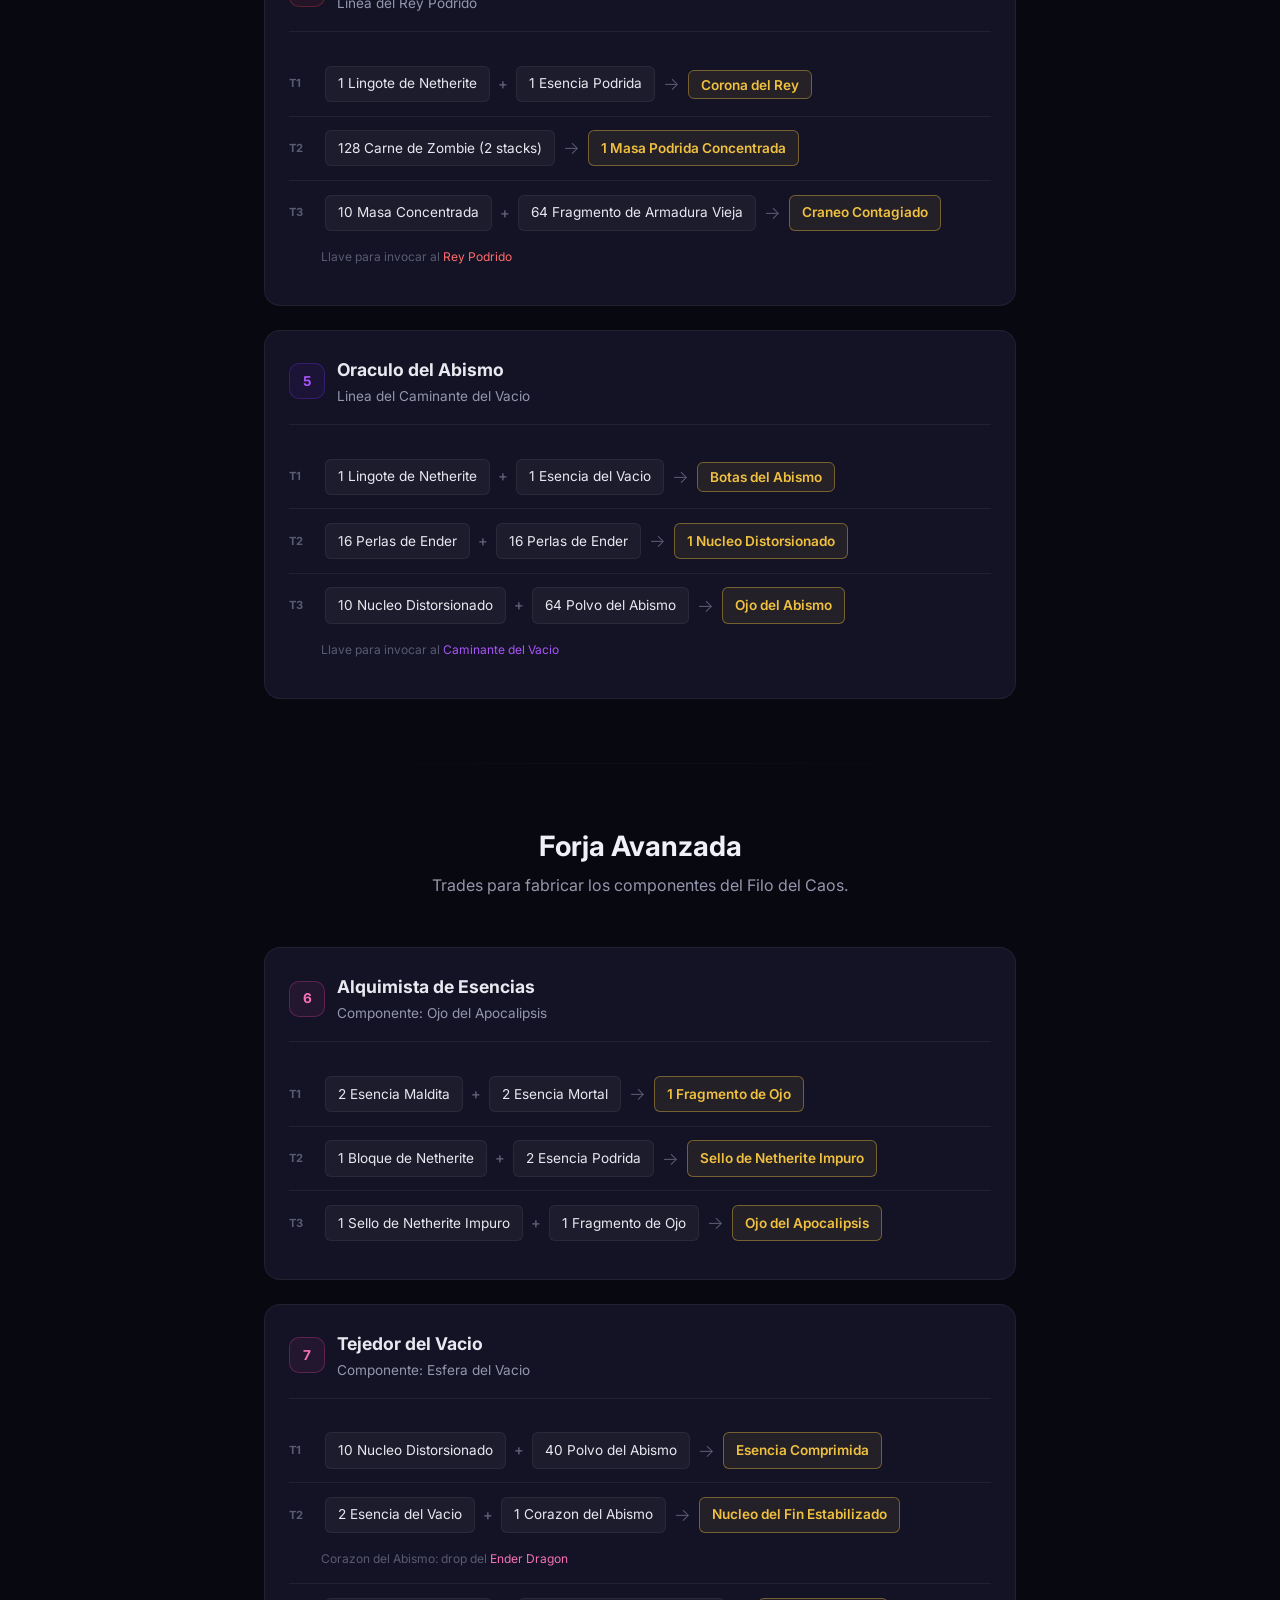
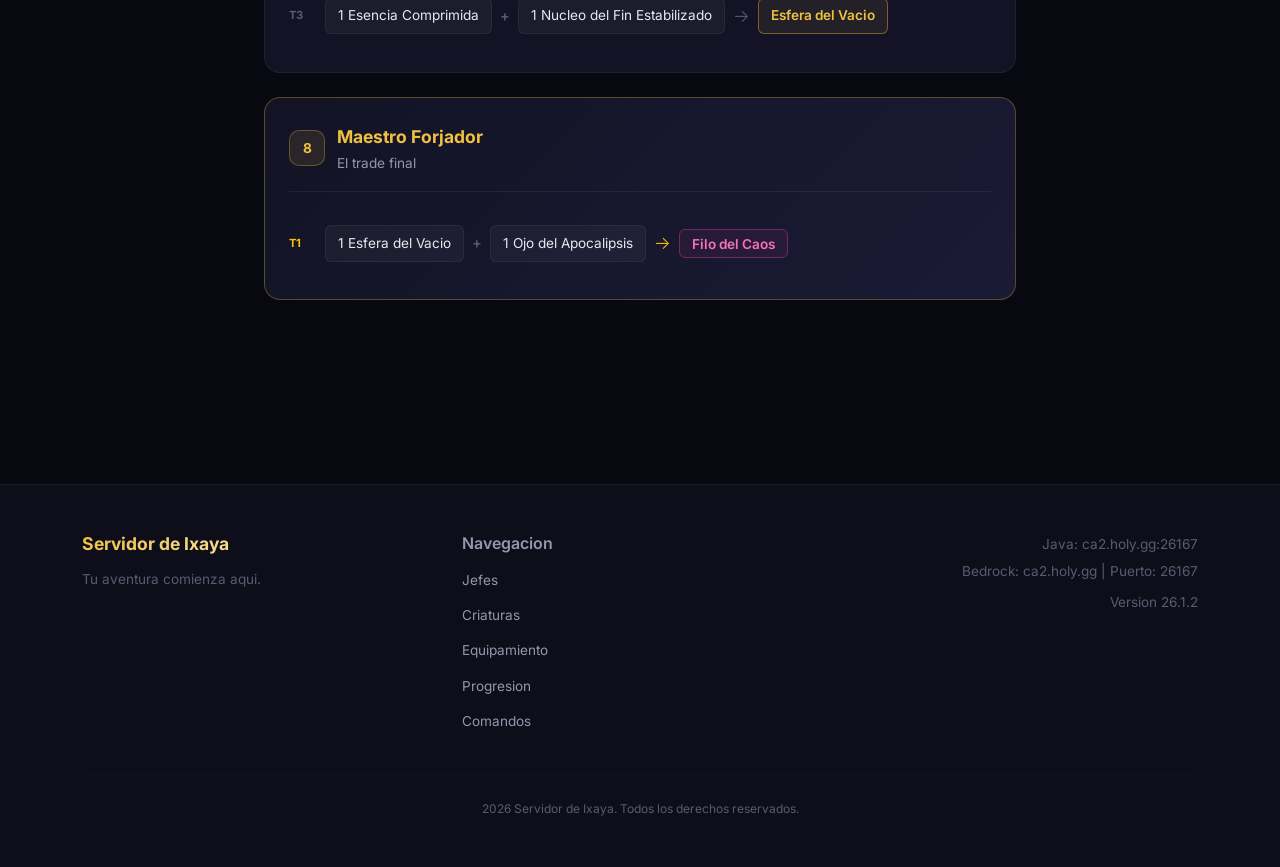
<file: progression.html>
<!DOCTYPE html>
<html lang="es">
<head>
  <meta charset="UTF-8">
  <meta name="viewport" content="width=device-width, initial-scale=1.0">
  <title>Progresion - Servidor de Ixaya</title>
  <meta name="description" content="Todo se obtiene a traves de Herreros ubicados en el Spawn. No hay recetas de crafteo.">
  <link href="https://cdn.jsdelivr.net/npm/bootstrap@5.3.3/dist/css/bootstrap.min.css" rel="stylesheet">
  <link href="https://fonts.googleapis.com/css2?family=Inter:wght@300;400;500;600;700;800;900&display=swap" rel="stylesheet">
  <link href="css/styles.css" rel="stylesheet">
</head>
<body>

<nav class="navbar navbar-expand-lg navbar-dark fixed-top" id="main-navbar">
  <div class="container">
    <a class="navbar-brand" href="index.html">Servidor de Ixaya</a>
    <button class="navbar-toggler" type="button" data-bs-toggle="collapse" data-bs-target="#navbarNav" aria-controls="navbarNav" aria-expanded="false" aria-label="Toggle navigation">
      <span class="navbar-toggler-icon"></span>
    </button>
    <div class="collapse navbar-collapse" id="navbarNav">
      <ul class="navbar-nav ms-auto">
        <li class="nav-item"><a class="nav-link" href="index.html">Inicio</a></li>
        <li class="nav-item"><a class="nav-link" href="bosses.html">Jefes</a></li>
        <li class="nav-item"><a class="nav-link" href="mobs.html">Criaturas</a></li>
        <li class="nav-item"><a class="nav-link" href="equipment.html">Equipamiento</a></li>
        <li class="nav-item"><a class="nav-link" href="progression.html">Progresion</a></li>
        <li class="nav-item"><a class="nav-link" href="commands.html">Comandos</a></li>
      </ul>
    </div>
  </div>
</nav>

<header class="page-header">
  <div class="container">
    <h1>Sistema de Progresion</h1>
    <p class="lead">Todo se obtiene a traves de Herreros ubicados en el Spawn. No hay recetas de crafteo.</p>
  </div>
</header>

<section class="content-section container">

  <div class="info-box animate-on-scroll">
    <div class="info-box-icon">!</div>
    <p>Todos los intercambios se realizan con los Herreros del Spawn. Los aldeanos vanilla estan deshabilitados. Cada herrero ofrece hasta 3 trades.</p>
  </div>

  <div class="row mt-5">
    <div class="col-lg-8 offset-lg-2">

      <!-- HERRERO 1 -->
      <div class="trade-card animate-on-scroll" id="herrero-1">
        <div class="trade-header">
          <div class="trade-number" style="background: var(--sombra-bg); color: var(--sombra-secondary); border-color: rgba(173, 181, 189, 0.3);">1</div>
          <div>
            <div class="trade-name">Artesano Ancestral</div>
            <div class="trade-desc">Libro de Reparacion</div>
          </div>
        </div>
        
        <div class="trade-row">
          <div class="trade-row-num">T1</div>
          <div class="trade-input">
            <span class="trade-item">1 Cabeza de Wither</span>
            <span class="trade-plus">+</span>
            <span class="trade-item">10 Membrana de Phantom</span>
            <span class="trade-arrow">-></span>
            <span class="trade-item result">Libro de Reparacion</span>
          </div>
        </div>
      </div>

      <!-- HERRERO 2 -->
      <div class="trade-card animate-on-scroll" id="herrero-2">
        <div class="trade-header">
          <div class="trade-number" style="background: var(--sombra-bg); color: var(--sombra-secondary); border-color: rgba(173, 181, 189, 0.3);">2</div>
          <div>
            <div class="trade-name">Herrero de la Penumbra</div>
            <div class="trade-desc">Linea de la Sombra Mortal</div>
          </div>
        </div>
        
        <div class="trade-row">
          <div class="trade-row-num">T1</div>
          <div class="trade-input">
            <span class="trade-item">1 Lingote de Netherite</span>
            <span class="trade-plus">+</span>
            <span class="trade-item">1 Esencia Mortal</span>
            <span class="trade-arrow">-></span>
            <a href="equipment.html#peto-vitalidad" class="text-decoration-none"><span class="trade-item result">Peto de la Vitalidad</span></a>
          </div>
        </div>
        <div class="trade-row">
          <div class="trade-row-num">T2</div>
          <div class="trade-input">
            <span class="trade-item">64 Carbon</span>
            <span class="trade-plus">+</span>
            <span class="trade-item">64 Carbon</span>
            <span class="trade-arrow">-></span>
            <span class="trade-item result">1 Carbon Umbrio</span>
          </div>
        </div>
        <div class="trade-row">
          <div class="trade-row-num">T3</div>
          <div class="trade-input">
            <span class="trade-item">10 Carbon Umbrio</span>
            <span class="trade-plus">+</span>
            <span class="trade-item">32 Ceniza Oscura</span>
            <span class="trade-arrow">-></span>
            <span class="trade-item result">Craneo de la Penumbra</span>
          </div>
          <div class="w-100 ps-4 ms-2 mt-1" style="font-size: 0.75rem; color: var(--text-muted);">Llave para invocar a la <a href="bosses.html#sombra-mortal" style="color: var(--sombra-secondary);">Sombra Mortal</a></div>
        </div>
      </div>

      <!-- HERRERO 3 -->
      <div class="trade-card animate-on-scroll" id="herrero-3">
        <div class="trade-header">
          <div class="trade-number" style="background: var(--franco-bg); color: var(--franco-secondary); border-color: rgba(72, 149, 239, 0.3);">3</div>
          <div>
            <div class="trade-name">Forjador de Huesos</div>
            <div class="trade-desc">Linea del Francotirador Maldito</div>
          </div>
        </div>
        
        <div class="trade-row">
          <div class="trade-row-num">T1</div>
          <div class="trade-input">
            <span class="trade-item">1 Lingote de Netherite</span>
            <span class="trade-plus">+</span>
            <span class="trade-item">1 Esencia Maldita</span>
            <span class="trade-arrow">-></span>
            <a href="equipment.html#grebas-agilidad" class="text-decoration-none"><span class="trade-item result">Grebas de la Agilidad</span></a>
          </div>
        </div>
        <div class="trade-row">
          <div class="trade-row-num">T2</div>
          <div class="trade-input">
            <span class="trade-item">128 Huesos (2 stacks)</span>
            <span class="trade-arrow">-></span>
            <span class="trade-item result">1 Hueso Denso</span>
          </div>
        </div>
        <div class="trade-row">
          <div class="trade-row-num">T3</div>
          <div class="trade-input">
            <span class="trade-item">10 Hueso Denso</span>
            <span class="trade-plus">+</span>
            <span class="trade-item">64 Astilla Maldita</span>
            <span class="trade-arrow">-></span>
            <span class="trade-item result">Hueso Tallado</span>
          </div>
          <div class="w-100 ps-4 ms-2 mt-1" style="font-size: 0.75rem; color: var(--text-muted);">Llave para invocar al <a href="bosses.html#francotirador" style="color: var(--franco-secondary);">Francotirador Maldito</a></div>
        </div>
      </div>

      <!-- HERRERO 4 -->
      <div class="trade-card animate-on-scroll" id="herrero-4">
        <div class="trade-header">
          <div class="trade-number" style="background: var(--rey-bg); color: var(--rey-secondary); border-color: rgba(230, 57, 70, 0.3);">4</div>
          <div>
            <div class="trade-name">Herrero de la Guardia</div>
            <div class="trade-desc">Linea del Rey Podrido</div>
          </div>
        </div>
        
        <div class="trade-row">
          <div class="trade-row-num">T1</div>
          <div class="trade-input">
            <span class="trade-item">1 Lingote de Netherite</span>
            <span class="trade-plus">+</span>
            <span class="trade-item">1 Esencia Podrida</span>
            <span class="trade-arrow">-></span>
            <a href="equipment.html#corona-del-rey" class="text-decoration-none"><span class="trade-item result">Corona del Rey</span></a>
          </div>
        </div>
        <div class="trade-row">
          <div class="trade-row-num">T2</div>
          <div class="trade-input">
            <span class="trade-item">128 Carne de Zombie (2 stacks)</span>
            <span class="trade-arrow">-></span>
            <span class="trade-item result">1 Masa Podrida Concentrada</span>
          </div>
        </div>
        <div class="trade-row">
          <div class="trade-row-num">T3</div>
          <div class="trade-input">
            <span class="trade-item">10 Masa Concentrada</span>
            <span class="trade-plus">+</span>
            <span class="trade-item">64 Fragmento de Armadura Vieja</span>
            <span class="trade-arrow">-></span>
            <span class="trade-item result">Craneo Contagiado</span>
          </div>
          <div class="w-100 ps-4 ms-2 mt-1" style="font-size: 0.75rem; color: var(--text-muted);">Llave para invocar al <a href="bosses.html#rey-podrido" style="color: var(--rey-secondary);">Rey Podrido</a></div>
        </div>
      </div>

      <!-- HERRERO 5 -->
      <div class="trade-card animate-on-scroll" id="herrero-5">
        <div class="trade-header">
          <div class="trade-number" style="background: var(--vacio-bg); color: var(--vacio-secondary); border-color: rgba(123, 47, 247, 0.3);">5</div>
          <div>
            <div class="trade-name">Oraculo del Abismo</div>
            <div class="trade-desc">Linea del Caminante del Vacio</div>
          </div>
        </div>
        
        <div class="trade-row">
          <div class="trade-row-num">T1</div>
          <div class="trade-input">
            <span class="trade-item">1 Lingote de Netherite</span>
            <span class="trade-plus">+</span>
            <span class="trade-item">1 Esencia del Vacio</span>
            <span class="trade-arrow">-></span>
            <a href="equipment.html#botas-abismo" class="text-decoration-none"><span class="trade-item result">Botas del Abismo</span></a>
          </div>
        </div>
        <div class="trade-row">
          <div class="trade-row-num">T2</div>
          <div class="trade-input">
            <span class="trade-item">16 Perlas de Ender</span>
            <span class="trade-plus">+</span>
            <span class="trade-item">16 Perlas de Ender</span>
            <span class="trade-arrow">-></span>
            <span class="trade-item result">1 Nucleo Distorsionado</span>
          </div>
        </div>
        <div class="trade-row">
          <div class="trade-row-num">T3</div>
          <div class="trade-input">
            <span class="trade-item">10 Nucleo Distorsionado</span>
            <span class="trade-plus">+</span>
            <span class="trade-item">64 Polvo del Abismo</span>
            <span class="trade-arrow">-></span>
            <span class="trade-item result">Ojo del Abismo</span>
          </div>
          <div class="w-100 ps-4 ms-2 mt-1" style="font-size: 0.75rem; color: var(--text-muted);">Llave para invocar al <a href="bosses.html#caminante-vacio" style="color: var(--vacio-secondary);">Caminante del Vacio</a></div>
        </div>
      </div>

      <hr class="section-divider">

      <h2 class="section-title text-center mt-5 mb-2">Forja Avanzada</h2>
      <p class="section-subtitle text-center mb-5">Trades para fabricar los componentes del Filo del Caos.</p>

      <!-- HERRERO 6 -->
      <div class="trade-card animate-on-scroll" id="herrero-6">
        <div class="trade-header">
          <div class="trade-number" style="background: var(--dragon-bg); color: var(--dragon-secondary); border-color: rgba(224, 64, 160, 0.3);">6</div>
          <div>
            <div class="trade-name">Alquimista de Esencias</div>
            <div class="trade-desc">Componente: Ojo del Apocalipsis</div>
          </div>
        </div>
        
        <div class="trade-row">
          <div class="trade-row-num">T1</div>
          <div class="trade-input">
            <span class="trade-item">2 Esencia Maldita</span>
            <span class="trade-plus">+</span>
            <span class="trade-item">2 Esencia Mortal</span>
            <span class="trade-arrow">-></span>
            <span class="trade-item result">1 Fragmento de Ojo</span>
          </div>
        </div>
        <div class="trade-row">
          <div class="trade-row-num">T2</div>
          <div class="trade-input">
            <span class="trade-item">1 Bloque de Netherite</span>
            <span class="trade-plus">+</span>
            <span class="trade-item">2 Esencia Podrida</span>
            <span class="trade-arrow">-></span>
            <span class="trade-item result">Sello de Netherite Impuro</span>
          </div>
        </div>
        <div class="trade-row">
          <div class="trade-row-num">T3</div>
          <div class="trade-input">
            <span class="trade-item">1 Sello de Netherite Impuro</span>
            <span class="trade-plus">+</span>
            <span class="trade-item">1 Fragmento de Ojo</span>
            <span class="trade-arrow">-></span>
            <span class="trade-item result">Ojo del Apocalipsis</span>
          </div>
        </div>
      </div>

      <!-- HERRERO 7 -->
      <div class="trade-card animate-on-scroll" id="herrero-7">
        <div class="trade-header">
          <div class="trade-number" style="background: var(--dragon-bg); color: var(--dragon-secondary); border-color: rgba(224, 64, 160, 0.3);">7</div>
          <div>
            <div class="trade-name">Tejedor del Vacio</div>
            <div class="trade-desc">Componente: Esfera del Vacio</div>
          </div>
        </div>
        
        <div class="trade-row">
          <div class="trade-row-num">T1</div>
          <div class="trade-input">
            <span class="trade-item">10 Nucleo Distorsionado</span>
            <span class="trade-plus">+</span>
            <span class="trade-item">40 Polvo del Abismo</span>
            <span class="trade-arrow">-></span>
            <span class="trade-item result">Esencia Comprimida</span>
          </div>
        </div>
        <div class="trade-row">
          <div class="trade-row-num">T2</div>
          <div class="trade-input">
            <span class="trade-item">2 Esencia del Vacio</span>
            <span class="trade-plus">+</span>
            <span class="trade-item">1 Corazon del Abismo</span>
            <span class="trade-arrow">-></span>
            <span class="trade-item result">Nucleo del Fin Estabilizado</span>
          </div>
          <div class="w-100 ps-4 ms-2 mt-1" style="font-size: 0.75rem; color: var(--text-muted);">Corazon del Abismo: drop del <a href="bosses.html#ender-dragon" style="color: var(--dragon-secondary);">Ender Dragon</a></div>
        </div>
        <div class="trade-row">
          <div class="trade-row-num">T3</div>
          <div class="trade-input">
            <span class="trade-item">1 Esencia Comprimida</span>
            <span class="trade-plus">+</span>
            <span class="trade-item">1 Nucleo del Fin Estabilizado</span>
            <span class="trade-arrow">-></span>
            <span class="trade-item result">Esfera del Vacio</span>
          </div>
        </div>
      </div>

      <!-- HERRERO 8 -->
      <div class="trade-card animate-on-scroll" id="herrero-8" style="border-color: rgba(240, 192, 64, 0.3); background: linear-gradient(135deg, var(--bg-card), var(--bg-card-hover));">
        <div class="trade-header">
          <div class="trade-number" style="background: rgba(240, 192, 64, 0.1); color: var(--gold); border-color: rgba(240, 192, 64, 0.3);">8</div>
          <div>
            <div class="trade-name" style="color: var(--gold);">Maestro Forjador</div>
            <div class="trade-desc">El trade final</div>
          </div>
        </div>
        
        <div class="trade-row border-0">
          <div class="trade-row-num text-warning">T1</div>
          <div class="trade-input">
            <span class="trade-item">1 Esfera del Vacio</span>
            <span class="trade-plus">+</span>
            <span class="trade-item">1 Ojo del Apocalipsis</span>
            <span class="trade-arrow text-warning">-></span>
            <a href="equipment.html#filo-del-caos" class="text-decoration-none"><span class="trade-item legendary">Filo del Caos</span></a>
          </div>
        </div>
      </div>

    </div>
  </div>

</section>

<footer class="site-footer">
  <div class="container">
    <div class="row">
      <div class="col-md-4">
        <h5 class="footer-title">Servidor de Ixaya</h5>
        <p class="footer-text">Tu aventura comienza aqui.</p>
      </div>
      <div class="col-md-4">
        <h6 style="color: var(--text-secondary); font-weight: 600; margin-bottom: 0.75rem;">Navegacion</h6>
        <ul class="footer-links">
          <li><a href="bosses.html">Jefes</a></li>
          <li><a href="mobs.html">Criaturas</a></li>
          <li><a href="equipment.html">Equipamiento</a></li>
          <li><a href="progression.html">Progresion</a></li>
          <li><a href="commands.html">Comandos</a></li>
        </ul>
      </div>
      <div class="col-md-4 text-md-end">
        <p class="footer-text">Java: ca2.holy.gg:26167</p>
        <p class="footer-text">Bedrock: ca2.holy.gg | Puerto: 26167</p>
        <p class="footer-text" style="margin-top: 0.5rem;">Version 26.1.2</p>
      </div>
    </div>
    <hr class="footer-divider">
    <p class="footer-bottom text-center">2026 Servidor de Ixaya. Todos los derechos reservados.</p>
  </div>
</footer>
<script src="https://cdn.jsdelivr.net/npm/bootstrap@5.3.3/dist/js/bootstrap.bundle.min.js"></script>
<script src="js/main.js"></script>
</body>
</html>
</file>
<file: css/styles.css>
/* ============================================
   SERVIDOR DE IXAYA - DESIGN SYSTEM
   ============================================ */

@import url('https://fonts.googleapis.com/css2?family=Inter:wght@300;400;500;600;700;800;900&display=swap');

/* === CSS VARIABLES === */
:root {
  /* Backgrounds */
  --bg-body: #080810;
  --bg-surface: #0e0e1a;
  --bg-card: #131325;
  --bg-card-hover: #1a1a35;
  --bg-elevated: #1e1e38;

  /* Borders */
  --border-subtle: rgba(255, 255, 255, 0.06);
  --border-default: rgba(255, 255, 255, 0.1);
  --border-hover: rgba(255, 255, 255, 0.18);

  /* Text */
  --text-primary: #e8e8f0;
  --text-secondary: #9595ad;
  --text-muted: #5a5a72;
  --text-heading: #f0f0f8;

  /* Boss Accent Colors */
  --rey-primary: #e63946;
  --rey-secondary: #ff6b6b;
  --rey-glow: rgba(230, 57, 70, 0.25);
  --rey-bg: rgba(230, 57, 70, 0.08);

  --franco-primary: #4895ef;
  --franco-secondary: #76b5ff;
  --franco-glow: rgba(72, 149, 239, 0.25);
  --franco-bg: rgba(72, 149, 239, 0.08);

  --sombra-primary: #adb5bd;
  --sombra-secondary: #dee2e6;
  --sombra-glow: rgba(173, 181, 189, 0.25);
  --sombra-bg: rgba(173, 181, 189, 0.08);

  --vacio-primary: #7b2ff7;
  --vacio-secondary: #a855f7;
  --vacio-glow: rgba(123, 47, 247, 0.25);
  --vacio-bg: rgba(123, 47, 247, 0.08);

  --dragon-primary: #e040a0;
  --dragon-secondary: #f472b6;
  --dragon-glow: rgba(224, 64, 160, 0.25);
  --dragon-bg: rgba(224, 64, 160, 0.08);

  /* Utilities */
  --gold: #f0c040;
  --success: #22c55e;
  --warning: #eab308;
  --danger: #ef4444;
  --info: #3b82f6;

  /* Spacing */
  --section-py: 6rem;
  --card-padding: 1.75rem;
  --border-radius: 12px;
  --border-radius-lg: 16px;

  /* Transitions */
  --transition-fast: 0.2s ease;
  --transition-normal: 0.3s ease;
  --transition-slow: 0.5s ease;
}

/* === BASE === */
* {
  margin: 0;
  padding: 0;
  box-sizing: border-box;
}

html {
  scroll-behavior: smooth;
  scroll-padding-top: 80px;
}

body {
  font-family: 'Inter', -apple-system, BlinkMacSystemFont, sans-serif;
  background-color: var(--bg-body);
  color: var(--text-primary);
  line-height: 1.7;
  overflow-x: hidden;
}

h1, h2, h3, h4, h5, h6 {
  color: var(--text-heading);
  font-weight: 700;
  line-height: 1.3;
}

a {
  color: var(--franco-primary);
  text-decoration: none;
  transition: color var(--transition-fast);
}

a:hover {
  color: var(--franco-secondary);
}

img {
  max-width: 100%;
  height: auto;
}

/* === SCROLLBAR === */
::-webkit-scrollbar {
  width: 8px;
}
::-webkit-scrollbar-track {
  background: var(--bg-body);
}
::-webkit-scrollbar-thumb {
  background: rgba(255, 255, 255, 0.12);
  border-radius: 4px;
}
::-webkit-scrollbar-thumb:hover {
  background: rgba(255, 255, 255, 0.2);
}

/* === NAVBAR === */
.navbar {
  background: rgba(8, 8, 16, 0.88);
  backdrop-filter: blur(20px) saturate(1.5);
  -webkit-backdrop-filter: blur(20px) saturate(1.5);
  border-bottom: 1px solid var(--border-subtle);
  padding: 0.8rem 0;
  transition: all var(--transition-normal);
  z-index: 1050;
}

.navbar.scrolled {
  padding: 0.5rem 0;
  background: rgba(8, 8, 16, 0.95);
  box-shadow: 0 4px 30px rgba(0, 0, 0, 0.5);
}

.navbar-brand {
  font-weight: 800 !important;
  font-size: 1.25rem !important;
  letter-spacing: -0.5px;
  background: linear-gradient(135deg, var(--gold), #fff);
  -webkit-background-clip: text;
  -webkit-text-fill-color: transparent;
  background-clip: text;
}

.nav-link {
  color: var(--text-secondary) !important;
  font-weight: 500;
  font-size: 0.9rem;
  padding: 0.5rem 1rem !important;
  border-radius: 8px;
  transition: all var(--transition-fast);
  position: relative;
}

.nav-link:hover,
.nav-link.active {
  color: var(--text-primary) !important;
  background: rgba(255, 255, 255, 0.06);
}

.nav-link.active::after {
  content: '';
  position: absolute;
  bottom: 2px;
  left: 50%;
  transform: translateX(-50%);
  width: 20px;
  height: 2px;
  background: var(--gold);
  border-radius: 1px;
}

.navbar-toggler {
  border-color: var(--border-default);
}

/* === HERO === */
.hero {
  min-height: 100vh;
  display: flex;
  align-items: center;
  justify-content: center;
  text-align: center;
  position: relative;
  overflow: hidden;
  padding-top: 76px;
  background: linear-gradient(to bottom, rgba(8,8,16,0.3), rgba(8,8,16,1)), url('../img/fondo-hero.png') no-repeat center center;
  background-size: cover;
}

.hero::before {
  content: '';
  position: absolute;
  inset: 0;
  background:
    radial-gradient(ellipse at 20% 50%, var(--vacio-glow), transparent 60%),
    radial-gradient(ellipse at 80% 50%, var(--rey-glow), transparent 60%),
    radial-gradient(ellipse at 50% 80%, var(--dragon-glow), transparent 50%);
  opacity: 0.5;
  animation: heroGlow 8s ease-in-out infinite alternate;
}

.hero::after {
  content: '';
  position: absolute;
  inset: 0;
  background: linear-gradient(180deg, transparent 60%, var(--bg-body));
  pointer-events: none;
}

.hero-content {
  position: relative;
  z-index: 2;
  max-width: 700px;
  padding: 0 1rem;
}

.hero-title {
  font-size: clamp(2.5rem, 6vw, 4.5rem);
  font-weight: 900;
  letter-spacing: -2px;
  margin-bottom: 1.5rem;
  background: linear-gradient(135deg, #fff 0%, var(--gold) 50%, #fff 100%);
  background-size: 200% auto;
  -webkit-background-clip: text;
  -webkit-text-fill-color: transparent;
  background-clip: text;
  animation: shimmer 3s linear infinite;
}

.hero-subtitle {
  font-size: 1.25rem;
  color: var(--text-secondary);
  max-width: 600px;
  margin: 0 auto 2.5rem;
  font-weight: 400;
}

.hero-version {
  font-size: 0.8rem;
  color: var(--text-muted);
  margin-top: 1.5rem;
  letter-spacing: 1px;
  text-transform: uppercase;
  font-weight: 600;
}

/* IP Display */
.ip-display {
  display: inline-flex;
  align-items: center;
  gap: 0.75rem;
  background: var(--bg-card);
  border: 1px solid var(--border-default);
  border-radius: var(--border-radius);
  padding: 1rem 1.5rem;
  cursor: pointer;
  transition: all var(--transition-normal);
  margin-bottom: 0.75rem;
}

.ip-display:hover {
  border-color: var(--gold);
  box-shadow: 0 0 20px rgba(240, 192, 64, 0.15);
  transform: translateY(-2px);
}

.ip-label {
  font-size: 0.7rem;
  text-transform: uppercase;
  letter-spacing: 1.5px;
  color: var(--text-muted);
  font-weight: 700;
}

.ip-value {
  font-family: 'Courier New', monospace;
  font-size: 1.1rem;
  color: var(--gold);
  font-weight: 600;
}

.ip-copy {
  font-size: 0.65rem;
  color: var(--text-muted);
  padding: 0.2rem 0.5rem;
  border: 1px solid var(--border-subtle);
  border-radius: 6px;
  transition: all var(--transition-fast);
  text-transform: uppercase;
  letter-spacing: 0.5px;
  font-weight: 600;
}

.ip-display:hover .ip-copy {
  color: var(--gold);
  border-color: var(--gold);
}

/* === PAGE HEADER === */
.page-header {
  padding: 8rem 0 3rem;
  text-align: center;
  position: relative;
}

.page-header::before {
  content: '';
  position: absolute;
  top: 0;
  left: 0;
  right: 0;
  height: 300px;
  background: radial-gradient(ellipse at center top, rgba(123, 47, 247, 0.08), transparent 70%);
  pointer-events: none;
}

.page-header h1 {
  font-size: 2.5rem;
  font-weight: 800;
  margin-bottom: 0.5rem;
  position: relative;
}

.page-header .lead {
  color: var(--text-secondary);
  font-size: 1.1rem;
  position: relative;
}

/* === SECTIONS === */
.content-section {
  padding: var(--section-py) 0;
}

.section-title {
  font-size: 1.75rem;
  font-weight: 700;
  margin-bottom: 0.5rem;
}

.section-subtitle {
  color: var(--text-secondary);
  margin-bottom: 2.5rem;
  font-size: 1rem;
}

.section-divider {
  border: none;
  height: 1px;
  background: linear-gradient(90deg, transparent, var(--border-default), transparent);
  margin: 4rem 0;
}

/* === GLASS CARD === */
.glass-card {
  background: var(--bg-card);
  border: 1px solid var(--border-subtle);
  border-radius: var(--border-radius-lg);
  padding: var(--card-padding);
  transition: all var(--transition-normal);
  position: relative;
  overflow: hidden;
}

.glass-card::before {
  content: '';
  position: absolute;
  top: 0;
  left: 0;
  right: 0;
  height: 1px;
  background: linear-gradient(90deg, transparent, rgba(255,255,255,0.1), transparent);
}

.glass-card:hover {
  background: var(--bg-card-hover);
  border-color: var(--border-hover);
  transform: translateY(-4px);
  box-shadow: 0 12px 40px rgba(0, 0, 0, 0.4);
}

/* === BOSS CARD === */
.boss-card {
  background: var(--bg-card);
  border: 1px solid var(--border-subtle);
  border-radius: var(--border-radius-lg);
  padding: 2rem;
  transition: all var(--transition-normal);
  position: relative;
  overflow: hidden;
}

.boss-card::before {
  content: '';
  position: absolute;
  top: 0;
  left: 0;
  width: 4px;
  height: 100%;
  border-radius: 4px 0 0 4px;
}

.boss-card:hover {
  transform: translateY(-4px);
  box-shadow: 0 12px 40px rgba(0, 0, 0, 0.4);
}

/* Boss color variants */
.boss-card.rey { border-color: rgba(230, 57, 70, 0.2); }
.boss-card.rey::before { background: var(--rey-primary); }
.boss-card.rey:hover { box-shadow: 0 12px 40px var(--rey-glow); border-color: rgba(230, 57, 70, 0.4); }
.boss-card.rey .boss-name { color: var(--rey-secondary); }
.boss-card.rey .skill-icon { background: var(--rey-primary); }

.boss-card.franco { border-color: rgba(72, 149, 239, 0.2); }
.boss-card.franco::before { background: var(--franco-primary); }
.boss-card.franco:hover { box-shadow: 0 12px 40px var(--franco-glow); border-color: rgba(72, 149, 239, 0.4); }
.boss-card.franco .boss-name { color: var(--franco-secondary); }
.boss-card.franco .skill-icon { background: var(--franco-primary); }

.boss-card.sombra { border-color: rgba(173, 181, 189, 0.2); }
.boss-card.sombra::before { background: var(--sombra-primary); }
.boss-card.sombra:hover { box-shadow: 0 12px 40px var(--sombra-glow); border-color: rgba(173, 181, 189, 0.4); }
.boss-card.sombra .boss-name { color: var(--sombra-secondary); }
.boss-card.sombra .skill-icon { background: var(--sombra-primary); }

.boss-card.vacio { border-color: rgba(123, 47, 247, 0.2); }
.boss-card.vacio::before { background: var(--vacio-primary); }
.boss-card.vacio:hover { box-shadow: 0 12px 40px var(--vacio-glow); border-color: rgba(123, 47, 247, 0.4); }
.boss-card.vacio .boss-name { color: var(--vacio-secondary); }
.boss-card.vacio .skill-icon { background: var(--vacio-primary); }

.boss-card.dragon { border-color: rgba(224, 64, 160, 0.2); }
.boss-card.dragon::before { background: var(--dragon-primary); }
.boss-card.dragon:hover { box-shadow: 0 12px 40px var(--dragon-glow); border-color: rgba(224, 64, 160, 0.4); }
.boss-card.dragon .boss-name { color: var(--dragon-secondary); }
.boss-card.dragon .skill-icon { background: var(--dragon-primary); }

.boss-name {
  font-size: 1.5rem;
  font-weight: 800;
  margin-bottom: 0.25rem;
}

.boss-type {
  font-size: 0.75rem;
  color: var(--text-muted);
  text-transform: uppercase;
  letter-spacing: 1.5px;
  font-weight: 600;
  margin-bottom: 1.25rem;
}

/* === HEALTH BAR === */
.health-bar-container {
  background: rgba(255, 255, 255, 0.05);
  border-radius: 8px;
  height: 12px;
  overflow: hidden;
  margin-bottom: 0.5rem;
}

.health-bar {
  height: 100%;
  border-radius: 8px;
  transition: width 1.5s cubic-bezier(0.16, 1, 0.3, 1);
  width: 0;
  position: relative;
}

.health-bar::after {
  content: '';
  position: absolute;
  inset: 0;
  background: linear-gradient(180deg, rgba(255,255,255,0.2), transparent);
  border-radius: 8px;
}

.health-bar.rey { background: linear-gradient(90deg, #991b1b, var(--rey-primary)); }
.health-bar.franco { background: linear-gradient(90deg, #1e3a5f, var(--franco-primary)); }
.health-bar.sombra { background: linear-gradient(90deg, #4a4a5a, var(--sombra-primary)); }
.health-bar.vacio { background: linear-gradient(90deg, #3b0764, var(--vacio-primary)); }
.health-bar.dragon { background: linear-gradient(90deg, #701a75, var(--dragon-primary)); }
.health-bar.default { background: linear-gradient(90deg, var(--danger), var(--success)); }

.health-text {
  font-size: 0.85rem;
  color: var(--text-secondary);
  display: flex;
  justify-content: space-between;
}

/* === STAT GRID === */
.stat-grid {
  display: grid;
  grid-template-columns: repeat(auto-fit, minmax(120px, 1fr));
  gap: 0.75rem;
  margin: 1.25rem 0;
}

.stat-item {
  background: rgba(255, 255, 255, 0.03);
  border-radius: 8px;
  padding: 0.75rem;
  text-align: center;
  border: 1px solid var(--border-subtle);
}

.stat-value {
  font-size: 1.25rem;
  font-weight: 700;
  display: block;
}

.stat-label {
  font-size: 0.65rem;
  color: var(--text-muted);
  text-transform: uppercase;
  letter-spacing: 1px;
  font-weight: 600;
  margin-top: 0.15rem;
}

/* === SKILL LIST === */
.skill-list {
  list-style: none;
  padding: 0;
  margin: 1rem 0;
}

.skill-list li {
  padding: 0.5rem 0;
  border-bottom: 1px solid var(--border-subtle);
  font-size: 0.9rem;
  display: flex;
  align-items: flex-start;
  gap: 0.6rem;
}

.skill-list li:last-child {
  border-bottom: none;
}

.skill-icon {
  width: 6px;
  height: 6px;
  border-radius: 50%;
  margin-top: 9px;
  flex-shrink: 0;
}

.skill-trigger {
  font-size: 0.7rem;
  background: rgba(255,255,255,0.05);
  padding: 0.15rem 0.5rem;
  border-radius: 4px;
  color: var(--text-muted);
  font-weight: 600;
  white-space: nowrap;
  margin-left: auto;
  flex-shrink: 0;
}

/* === DROP TABLE === */
.drop-table {
  width: 100%;
  border-collapse: separate;
  border-spacing: 0;
}

.drop-table th {
  font-size: 0.65rem;
  text-transform: uppercase;
  letter-spacing: 1.5px;
  color: var(--text-muted);
  font-weight: 700;
  padding: 0.75rem 1rem;
  border-bottom: 1px solid var(--border-default);
  text-align: left;
}

.drop-table td {
  padding: 0.65rem 1rem;
  border-bottom: 1px solid var(--border-subtle);
  font-size: 0.9rem;
  vertical-align: middle;
}

.drop-table tbody tr {
  transition: background var(--transition-fast);
}

.drop-table tbody tr:hover {
  background: rgba(255, 255, 255, 0.03);
}

.drop-table tbody tr:last-child td {
  border-bottom: none;
}

.drop-chance {
  font-weight: 600;
  color: var(--gold);
}

.drop-chance.guaranteed {
  color: var(--success);
}

/* === TRADE CARD === */
.trade-card {
  background: var(--bg-card);
  border: 1px solid var(--border-subtle);
  border-radius: var(--border-radius-lg);
  padding: 1.5rem;
  margin-bottom: 1.5rem;
  transition: all var(--transition-normal);
}

.trade-card:hover {
  border-color: var(--border-hover);
  background: var(--bg-card-hover);
}

.trade-header {
  display: flex;
  align-items: center;
  gap: 0.75rem;
  margin-bottom: 1.25rem;
  padding-bottom: 1rem;
  border-bottom: 1px solid var(--border-subtle);
}

.trade-number {
  width: 36px;
  height: 36px;
  display: flex;
  align-items: center;
  justify-content: center;
  border-radius: 10px;
  font-weight: 700;
  font-size: 0.85rem;
  background: rgba(255,255,255,0.05);
  border: 1px solid var(--border-default);
  flex-shrink: 0;
}

.trade-name {
  font-weight: 700;
  font-size: 1.1rem;
}

.trade-desc {
  font-size: 0.85rem;
  color: var(--text-secondary);
}

.trade-row {
  display: flex;
  align-items: center;
  gap: 0.75rem;
  padding: 0.85rem 0;
  border-bottom: 1px solid var(--border-subtle);
  flex-wrap: wrap;
}

.trade-row:last-child {
  border-bottom: none;
}

.trade-row-num {
  font-size: 0.7rem;
  color: var(--text-muted);
  font-weight: 700;
  width: 24px;
  flex-shrink: 0;
}

.trade-input {
  display: flex;
  align-items: center;
  gap: 0.5rem;
  flex-wrap: wrap;
}

.trade-arrow {
  color: var(--text-muted);
  font-size: 1.1rem;
  flex-shrink: 0;
  font-weight: 300;
}

.trade-output {
  font-weight: 600;
}

.trade-item {
  background: rgba(255, 255, 255, 0.04);
  padding: 0.35rem 0.75rem;
  border-radius: 6px;
  font-size: 0.85rem;
  border: 1px solid var(--border-subtle);
  white-space: nowrap;
}

.trade-item.result {
  border-color: rgba(240, 192, 64, 0.4);
  color: var(--gold);
  background: rgba(240, 192, 64, 0.08);
  font-weight: 600;
}

.trade-item.legendary {
  border-color: rgba(224, 64, 160, 0.4);
  color: var(--dragon-secondary);
  background: rgba(224, 64, 160, 0.08);
  font-weight: 600;
}

.trade-plus {
  color: var(--text-muted);
  font-weight: 600;
  font-size: 0.9rem;
}

/* === NAV CARDS (Home page) === */
.nav-card {
  background: var(--bg-card);
  border: 1px solid var(--border-subtle);
  border-radius: var(--border-radius-lg);
  padding: 2rem;
  text-align: center;
  transition: all var(--transition-normal);
  display: block;
  height: 100%;
  color: var(--text-primary);
  text-decoration: none !important;
}

.nav-card:hover {
  background: var(--bg-card-hover);
  border-color: var(--border-hover);
  transform: translateY(-6px);
  box-shadow: 0 16px 48px rgba(0, 0, 0, 0.4);
  color: var(--text-primary);
}

.nav-card-icon {
  width: 64px;
  height: 64px;
  border-radius: 16px;
  display: flex;
  align-items: center;
  justify-content: center;
  margin: 0 auto 1.25rem;
  font-size: 1.5rem;
  font-weight: 800;
  border: 1px solid var(--border-subtle);
}

.nav-card-title {
  font-size: 1.1rem;
  font-weight: 700;
  margin-bottom: 0.5rem;
}

.nav-card-desc {
  font-size: 0.85rem;
  color: var(--text-secondary);
  line-height: 1.5;
}

.nav-card-count {
  margin-top: 1rem;
  font-size: 2rem;
  font-weight: 800;
  color: var(--gold);
  line-height: 1;
}

.nav-card-count-label {
  font-size: 0.65rem;
  color: var(--text-muted);
  text-transform: uppercase;
  letter-spacing: 1.5px;
  font-weight: 600;
}

/* === EQUIPMENT DISPLAY === */
.equip-card {
  background: var(--bg-card);
  border: 1px solid var(--border-subtle);
  border-radius: var(--border-radius-lg);
  padding: 2rem;
  transition: all var(--transition-normal);
  position: relative;
  height: 100%;
}

.equip-card:hover {
  transform: translateY(-4px);
  box-shadow: 0 12px 40px rgba(0, 0, 0, 0.4);
  border-color: var(--border-hover);
}

.equip-slot {
  font-size: 0.65rem;
  text-transform: uppercase;
  letter-spacing: 2px;
  color: var(--text-muted);
  font-weight: 700;
  margin-bottom: 0.5rem;
}

.equip-name {
  font-size: 1.3rem;
  font-weight: 800;
  margin-bottom: 0.25rem;
}

.equip-base {
  font-size: 0.75rem;
  color: var(--text-muted);
  margin-bottom: 1rem;
}

.equip-lore {
  font-style: italic;
  color: var(--text-secondary);
  font-size: 0.85rem;
  margin-bottom: 1.25rem;
  padding-bottom: 1rem;
  border-bottom: 1px solid var(--border-subtle);
}

.equip-stat {
  display: flex;
  justify-content: space-between;
  padding: 0.4rem 0;
  font-size: 0.9rem;
  border-bottom: 1px solid var(--border-subtle);
}

.equip-stat:last-of-type {
  border-bottom: none;
}

.equip-stat-name {
  color: var(--text-secondary);
}

.equip-stat-value {
  font-weight: 600;
}

.equip-stat-value.positive { color: var(--success); }
.equip-stat-value.gold { color: var(--gold); }

.equip-source {
  margin-top: 1.25rem;
  padding-top: 1rem;
  border-top: 1px solid var(--border-subtle);
}

.equip-link {
  display: inline-flex;
  align-items: center;
  gap: 0.4rem;
  font-size: 0.85rem;
  color: var(--franco-primary);
  font-weight: 600;
  transition: all var(--transition-fast);
}

.equip-link:hover {
  color: var(--franco-secondary);
  gap: 0.6rem;
}

/* Color coded equipment */
.equip-card.rey { border-color: rgba(230, 57, 70, 0.15); }
.equip-card.rey:hover { border-color: rgba(230, 57, 70, 0.35); box-shadow: 0 12px 40px var(--rey-glow); }
.equip-card.rey .equip-name { color: var(--rey-secondary); }

.equip-card.franco { border-color: rgba(72, 149, 239, 0.15); }
.equip-card.franco:hover { border-color: rgba(72, 149, 239, 0.35); box-shadow: 0 12px 40px var(--franco-glow); }

.equip-card.sombra { border-color: rgba(173, 181, 189, 0.15); }
.equip-card.sombra:hover { border-color: rgba(173, 181, 189, 0.35); box-shadow: 0 12px 40px var(--sombra-glow); }

.equip-card.vacio { border-color: rgba(123, 47, 247, 0.15); }
.equip-card.vacio:hover { border-color: rgba(123, 47, 247, 0.35); box-shadow: 0 12px 40px var(--vacio-glow); }

.equip-card.dragon { border-color: rgba(224, 64, 160, 0.15); }
.equip-card.dragon:hover { border-color: rgba(224, 64, 160, 0.35); box-shadow: 0 12px 40px var(--dragon-glow); }
.equip-card.dragon .equip-name { color: var(--dragon-secondary); }

/* === TOTAL SET STATS === */
.set-total {
  background: linear-gradient(135deg, var(--bg-card), var(--bg-elevated));
  border: 1px solid rgba(240, 192, 64, 0.25);
  border-radius: var(--border-radius-lg);
  padding: 2rem;
  position: relative;
  overflow: hidden;
}

.set-total::before {
  content: '';
  position: absolute;
  inset: 0;
  background: radial-gradient(ellipse at center, rgba(240, 192, 64, 0.04), transparent 70%);
  pointer-events: none;
}

.set-total-title {
  color: var(--gold);
  font-size: 1.25rem;
  font-weight: 800;
  margin-bottom: 1.25rem;
  position: relative;
}

/* === PHASE CARD === */
.phase-card {
  background: var(--bg-card);
  border-left: 3px solid;
  border-radius: 0 var(--border-radius) var(--border-radius) 0;
  padding: 1.25rem 1.5rem;
  margin-bottom: 0.75rem;
  transition: all var(--transition-normal);
}

.phase-card:hover {
  background: var(--bg-card-hover);
  transform: translateX(4px);
}

.phase-name {
  font-weight: 700;
  margin-bottom: 0.25rem;
  font-size: 1rem;
}

.phase-trigger {
  font-size: 0.75rem;
  color: var(--text-muted);
  margin-bottom: 0.5rem;
  font-weight: 600;
  text-transform: uppercase;
  letter-spacing: 1px;
}

.phase-desc {
  font-size: 0.9rem;
  color: var(--text-secondary);
}

.phase-summons {
  margin-top: 0.5rem;
  font-size: 0.8rem;
  color: var(--text-muted);
}

/* === COMMAND CARDS === */
.cmd-group {
  background: var(--bg-card);
  border: 1px solid var(--border-subtle);
  border-radius: var(--border-radius-lg);
  padding: 2rem;
  margin-bottom: 1.5rem;
}

.cmd-group-title {
  font-size: 1.15rem;
  font-weight: 700;
  margin-bottom: 1.25rem;
  padding-bottom: 0.75rem;
  border-bottom: 1px solid var(--border-subtle);
}

.cmd-item {
  display: flex;
  gap: 1rem;
  padding: 0.65rem 0;
  border-bottom: 1px solid var(--border-subtle);
  align-items: flex-start;
}

.cmd-item:last-child {
  border-bottom: none;
}

.cmd-code {
  font-family: 'Courier New', monospace;
  background: rgba(255, 255, 255, 0.05);
  padding: 0.25rem 0.65rem;
  border-radius: 6px;
  font-size: 0.8rem;
  color: var(--franco-secondary);
  white-space: nowrap;
  flex-shrink: 0;
  border: 1px solid var(--border-subtle);
}

.cmd-desc {
  font-size: 0.88rem;
  color: var(--text-secondary);
  line-height: 1.5;
}

/* === INVOCATION FLOW === */
.invocation-flow {
  display: flex;
  align-items: center;
  gap: 0.75rem;
  flex-wrap: wrap;
  padding: 1rem 0;
}

.invocation-step {
  background: rgba(255, 255, 255, 0.03);
  border: 1px solid var(--border-subtle);
  border-radius: 8px;
  padding: 0.65rem 1rem;
  text-align: center;
  font-size: 0.85rem;
}

.invocation-step.highlight {
  border-color: var(--gold);
  color: var(--gold);
  background: rgba(240, 192, 64, 0.06);
}

.invocation-arrow {
  color: var(--text-muted);
  font-size: 1.2rem;
}

/* === BADGES === */
.badge-custom {
  font-size: 0.65rem;
  text-transform: uppercase;
  letter-spacing: 1px;
  font-weight: 700;
  padding: 0.3rem 0.65rem;
  border-radius: 6px;
  display: inline-block;
}

.badge-rey { background: var(--rey-bg); color: var(--rey-secondary); border: 1px solid rgba(230, 57, 70, 0.3); }
.badge-franco { background: var(--franco-bg); color: var(--franco-secondary); border: 1px solid rgba(72, 149, 239, 0.3); }
.badge-sombra { background: var(--sombra-bg); color: var(--sombra-secondary); border: 1px solid rgba(173, 181, 189, 0.3); }
.badge-vacio { background: var(--vacio-bg); color: var(--vacio-secondary); border: 1px solid rgba(123, 47, 247, 0.3); }
.badge-dragon { background: var(--dragon-bg); color: var(--dragon-secondary); border: 1px solid rgba(224, 64, 160, 0.3); }
.badge-gold { background: rgba(240, 192, 64, 0.1); color: var(--gold); border: 1px solid rgba(240, 192, 64, 0.3); }
.badge-success { background: rgba(34, 197, 94, 0.1); color: var(--success); border: 1px solid rgba(34, 197, 94, 0.3); }
.badge-danger { background: rgba(239, 68, 68, 0.1); color: var(--danger); border: 1px solid rgba(239, 68, 68, 0.3); }

/* === MOB CARD === */
.mob-card {
  background: var(--bg-card);
  border: 1px solid var(--border-subtle);
  border-radius: var(--border-radius-lg);
  padding: 1.75rem;
  transition: all var(--transition-normal);
  height: 100%;
}

.mob-card:hover {
  background: var(--bg-card-hover);
  border-color: var(--border-hover);
  transform: translateY(-3px);
  box-shadow: 0 8px 30px rgba(0, 0, 0, 0.3);
}

.mob-name {
  font-size: 1.15rem;
  font-weight: 700;
  margin-bottom: 0.2rem;
}

.mob-type {
  font-size: 0.7rem;
  color: var(--text-muted);
  text-transform: uppercase;
  letter-spacing: 1.5px;
  font-weight: 600;
  margin-bottom: 1rem;
}

/* === ENCHANTMENT LIST === */
.enchant-list {
  list-style: none;
  padding: 0;
  margin: 0;
}

.enchant-list li {
  padding: 0.3rem 0;
  font-size: 0.85rem;
  color: var(--text-secondary);
  display: flex;
  align-items: center;
  gap: 0.5rem;
}

.enchant-dot {
  width: 4px;
  height: 4px;
  border-radius: 50%;
  background: var(--vacio-primary);
  flex-shrink: 0;
}

/* === COPY TOAST === */
.copy-toast {
  position: fixed;
  bottom: 2rem;
  left: 50%;
  transform: translateX(-50%) translateY(100px);
  background: var(--bg-elevated);
  border: 1px solid var(--success);
  color: var(--success);
  padding: 0.75rem 1.5rem;
  border-radius: var(--border-radius);
  font-size: 0.85rem;
  font-weight: 600;
  z-index: 9999;
  opacity: 0;
  transition: all 0.3s ease;
  pointer-events: none;
}

.copy-toast.show {
  opacity: 1;
  transform: translateX(-50%) translateY(0);
}

/* === LINK INDICATOR === */
.link-arrow {
  display: inline-block;
  transition: transform var(--transition-fast);
}

a:hover .link-arrow {
  transform: translateX(3px);
}

/* === INFO BOX === */
.info-box {
  background: var(--bg-card);
  border: 1px solid var(--border-default);
  border-radius: var(--border-radius);
  padding: 1.25rem 1.5rem;
  margin: 1.5rem 0;
  display: flex;
  align-items: flex-start;
  gap: 0.75rem;
}

.info-box-icon {
  font-size: 1.1rem;
  flex-shrink: 0;
  margin-top: 2px;
}

.info-box p {
  margin: 0;
  font-size: 0.9rem;
  color: var(--text-secondary);
}

/* === FOOTER === */
.site-footer {
  background: var(--bg-surface);
  border-top: 1px solid var(--border-subtle);
  padding: 3rem 0 2rem;
  margin-top: 4rem;
}

.footer-title {
  font-size: 1.1rem;
  font-weight: 700;
  margin-bottom: 0.75rem;
  background: linear-gradient(135deg, var(--gold), #fff);
  -webkit-background-clip: text;
  -webkit-text-fill-color: transparent;
  background-clip: text;
}

.footer-text {
  font-size: 0.85rem;
  color: var(--text-muted);
  margin-bottom: 0.25rem;
}

.footer-links {
  list-style: none;
  padding: 0;
}

.footer-links li {
  margin-bottom: 0.5rem;
}

.footer-links a {
  color: var(--text-secondary);
  font-size: 0.85rem;
  transition: color var(--transition-fast);
}

.footer-links a:hover {
  color: var(--text-primary);
}

.footer-divider {
  border: none;
  height: 1px;
  background: var(--border-subtle);
  margin: 1.5rem 0;
}

.footer-bottom {
  font-size: 0.75rem;
  color: var(--text-muted);
}

/* === ANIMATIONS === */
@keyframes shimmer {
  0% { background-position: -200% center; }
  100% { background-position: 200% center; }
}

@keyframes heroGlow {
  0% { opacity: 0.3; transform: scale(1); }
  100% { opacity: 0.6; transform: scale(1.05); }
}

@keyframes fadeInUp {
  from { opacity: 0; transform: translateY(30px); }
  to { opacity: 1; transform: translateY(0); }
}

.animate-on-scroll {
  opacity: 0;
  transform: translateY(30px);
  transition: all 0.6s cubic-bezier(0.16, 1, 0.3, 1);
}

.animate-on-scroll.visible {
  opacity: 1;
  transform: translateY(0);
}

.delay-1 { transition-delay: 0.1s; }
.delay-2 { transition-delay: 0.2s; }
.delay-3 { transition-delay: 0.3s; }
.delay-4 { transition-delay: 0.4s; }
.delay-5 { transition-delay: 0.5s; }

/* === RESPONSIVE === */
@media (max-width: 992px) {
  :root {
    --section-py: 4rem;
  }

  .hero-title {
    font-size: 2.5rem;
  }

  .navbar-collapse {
    background: var(--bg-surface);
    border-radius: var(--border-radius);
    padding: 1rem;
    margin-top: 0.75rem;
    border: 1px solid var(--border-subtle);
  }
}

@media (max-width: 768px) {
  :root {
    --section-py: 3rem;
    --card-padding: 1.25rem;
  }

  .hero-title {
    font-size: 2rem;
    letter-spacing: -1px;
  }

  .hero-subtitle {
    font-size: 1rem;
  }

  .stat-grid {
    grid-template-columns: repeat(2, 1fr);
  }

  .invocation-flow {
    flex-direction: column;
    align-items: stretch;
  }

  .invocation-arrow {
    transform: rotate(90deg);
    text-align: center;
  }

  .trade-row {
    flex-direction: column;
    align-items: flex-start;
  }

  .cmd-item {
    flex-direction: column;
    gap: 0.35rem;
  }

  .page-header h1 {
    font-size: 2rem;
  }

  .boss-name {
    font-size: 1.25rem;
  }

  .ip-display {
    flex-direction: column;
    gap: 0.35rem;
    text-align: center;
  }
}
</file>
